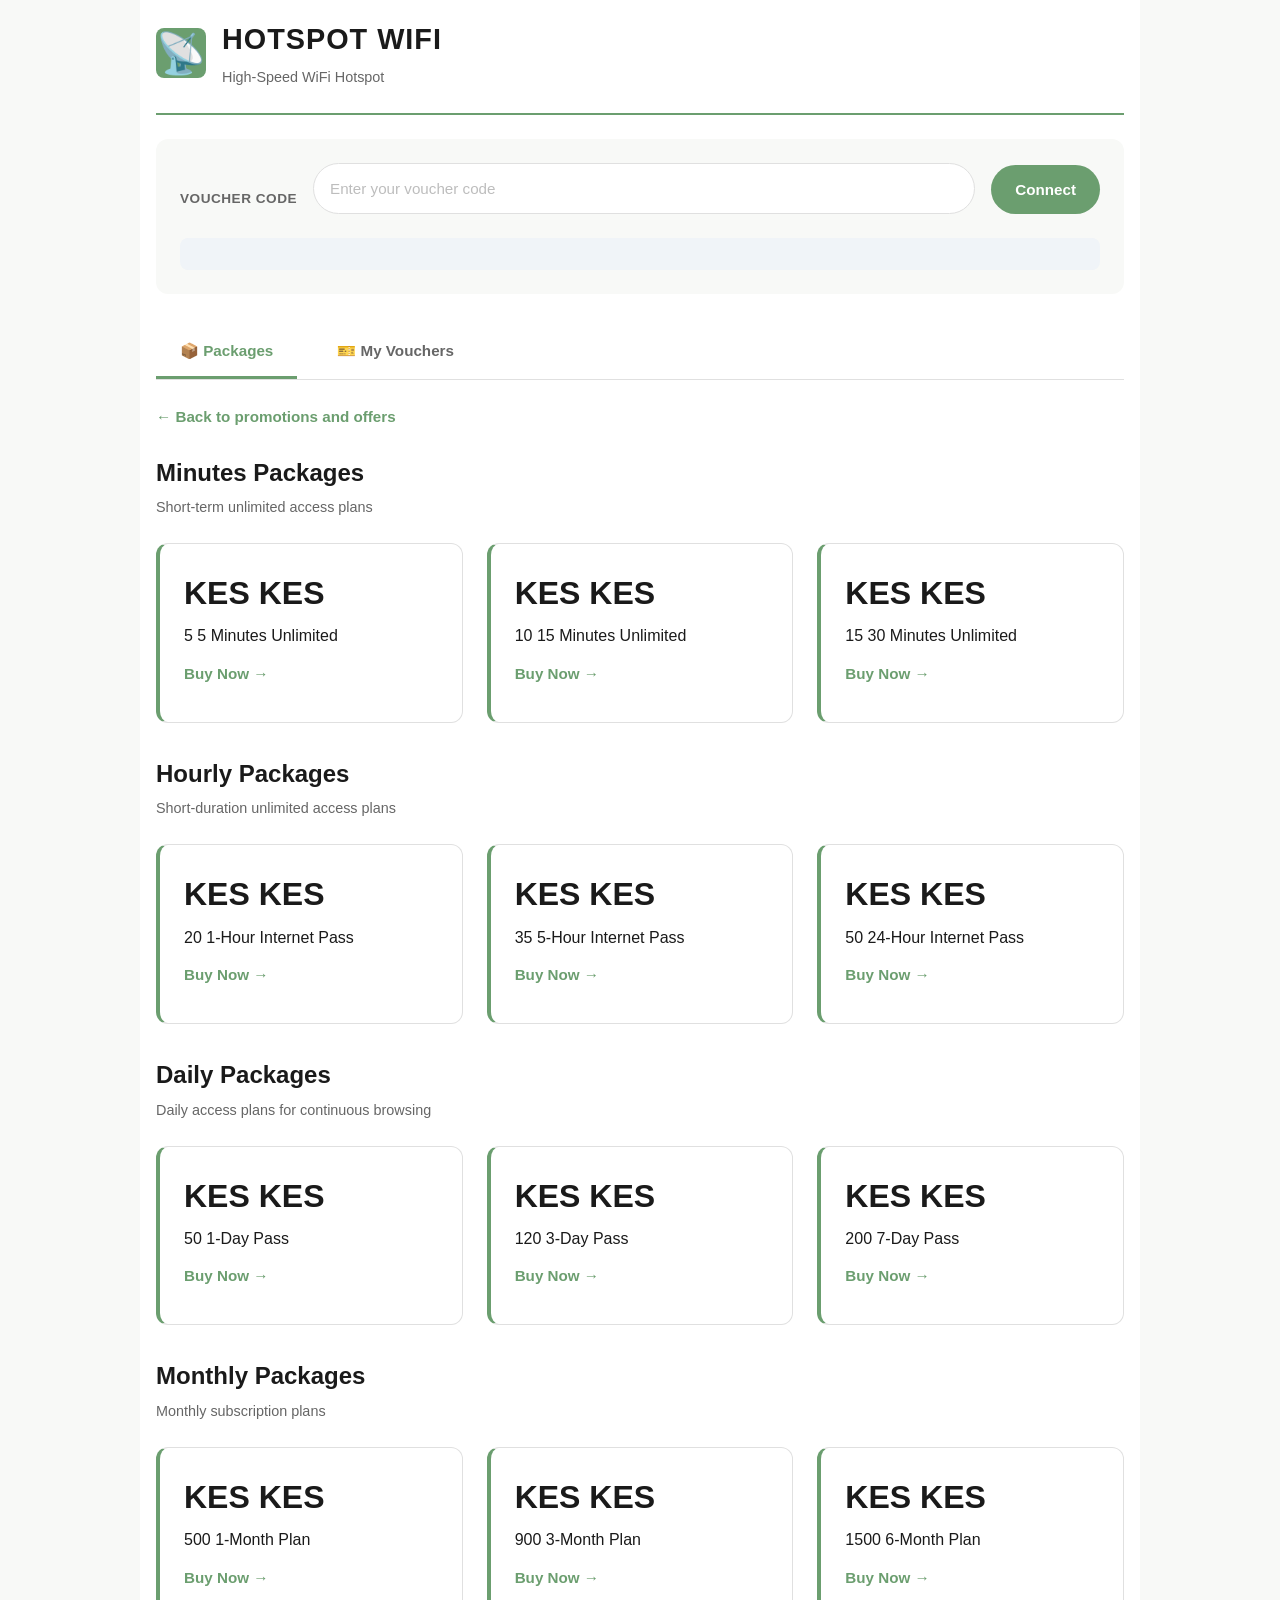
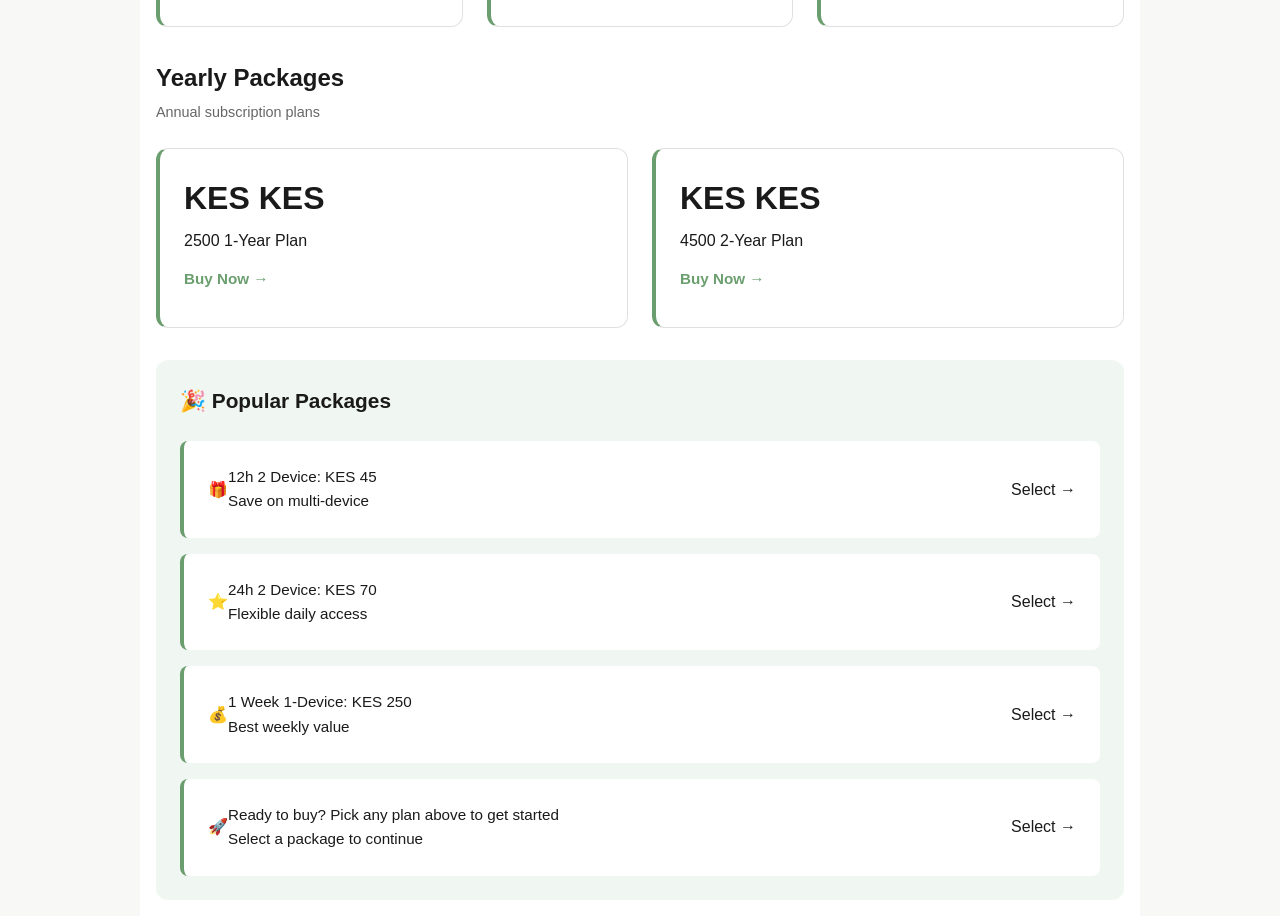
<file: hotspot25/index.html>
<!DOCTYPE html>
<html lang="en">
<head>
    <meta charset="UTF-8">
    <meta name="viewport" content="width=device-width, initial-scale=1.0">
    <title>Hotspot - High Speed WiFi</title>
    <link rel="stylesheet" href="style.css">
</head>
<body>
    <div class="container">
        <!-- Header -->
        <header class="header">
            <div class="logo-section">
                <div class="logo">📡</div>
                <div>
                    <h1>HOTSPOT WIFI</h1>
                    <p class="tagline">High-Speed WiFi Hotspot</p>
                </div>
            </div>
        </header>

        <!-- Main Content -->
        <main class="main-content">
            <!-- Error Display -->
            <div id="errorContainer" class="error-container"></div>

            <!-- Voucher Section -->
            <section class="voucher-section">
                <div class="form-group">
                    <label for="voucherCode">VOUCHER CODE</label>
                    <input 
                        type="text" 
                        id="voucherCode" 
                        placeholder="Enter your voucher code"
                        class="input-field"
                    >
                    <button id="connectBtn" class="btn-connect">Connect</button>
                </div>
                <div id="callContainer" class="call-container"></div>
                <div id="debugInfo" class="debug-info"></div>
            </section>

            <!-- Tabs Navigation -->
            <div class="tabs">
                <button class="tab-btn active" data-tab="packages">📦 Packages</button>
                <button class="tab-btn" data-tab="vouchers">🎫 My Vouchers</button>
            </div>

            <!-- Packages Tab -->
            <div id="packages" class="tab-content active">
                <!-- Back Link -->
                <div class="back-link">
                    <a href="#promotions">← Back to promotions and offers</a>
                </div>

                <!-- Minutes Packages -->
                <section class="package-group">
                    <h2>Minutes Packages</h2>
                    <p class="group-subtitle">Short-term unlimited access plans</p>
                    <div class="packages-grid" id="minutesPackages">
                        <!-- Populated by JavaScript -->
                    </div>
                </section>

                <!-- Hours Packages -->
                <section class="package-group">
                    <h2>Hourly Packages</h2>
                    <p class="group-subtitle">Short-duration unlimited access plans</p>
                    <div class="packages-grid" id="hoursPackages">
                        <!-- Populated by JavaScript -->
                    </div>
                </section>

                <!-- Days Packages -->
                <section class="package-group">
                    <h2>Daily Packages</h2>
                    <p class="group-subtitle">Daily access plans for continuous browsing</p>
                    <div class="packages-grid" id="daysPackages">
                        <!-- Populated by JavaScript -->
                    </div>
                </section>

                <!-- Months Packages -->
                <section class="package-group">
                    <h2>Monthly Packages</h2>
                    <p class="group-subtitle">Monthly subscription plans</p>
                    <div class="packages-grid" id="monthsPackages">
                        <!-- Populated by JavaScript -->
                    </div>
                </section>

                <!-- Years Packages -->
                <section class="package-group">
                    <h2>Yearly Packages</h2>
                    <p class="group-subtitle">Annual subscription plans</p>
                    <div class="packages-grid" id="yearsPackages">
                        <!-- Populated by JavaScript -->
                    </div>
                </section>
            </div>

            <!-- Vouchers Tab -->
            <div id="vouchers" class="tab-content">
                <div id="vouchersContainer" class="vouchers-container">
                    <!-- Populated by JavaScript -->
                </div>
            </div>

            <!-- Promotions Section -->
            <section id="promotions" class="promotions-section">
                <h2>🎉 Popular Packages</h2>
                <div class="promotions-list" id="promotionsList">
                    <!-- Populated by JavaScript -->
                </div>
            </section>
        </main>
    </div>

    <script src="index.js"></script>
</body>
</html>
</file>
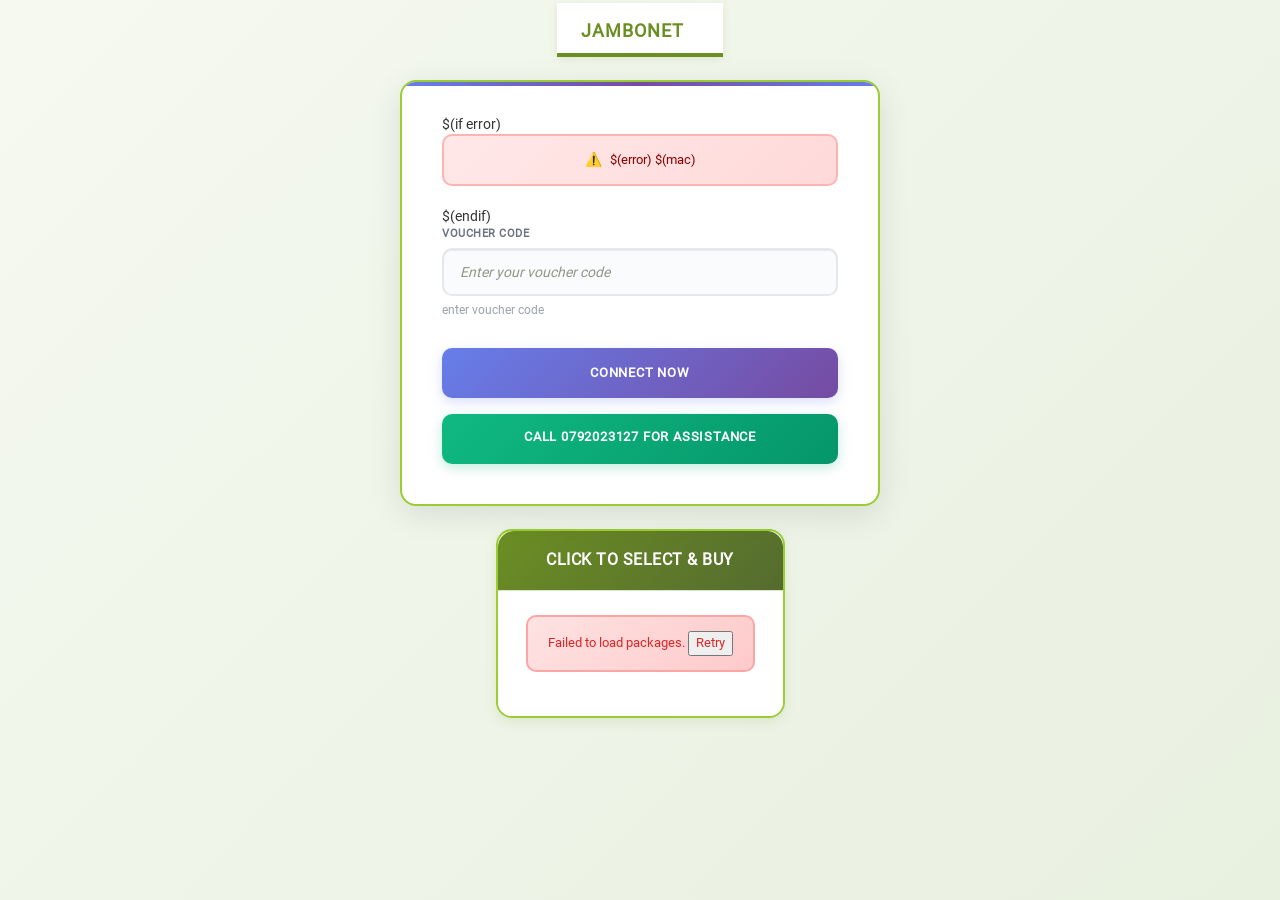
<file: hotspot25/login.html>
<!DOCTYPE html>
<html lang="en">

<head>
    <meta charset="UTF-8">
    <meta name="viewport" content="width=device-width, initial-scale=1">
    
    <title></title>
    <!-- Latest compiled and minified CSS -->
    <link rel="stylesheet" href="static/css/bootstrap3.css" />
    <link rel="stylesheet" href="static/css/toastr.min.css" />
    <link rel="stylesheet" href="static/css/waitMe.min.css" />
     
    <link rel="stylesheet" type="text/css" href="static/css/v5.css" />
    <!-- NEW: Olive Green & White Theme -->
    <link rel="stylesheet" type="text/css" href="static/css/theme-olive.css" />

    <!-- <link href='http://fonts.googleapis.com/css?family=Open+Sans:400,300,600,700,800&subset=latin,latin-ext' rel='stylesheet' type='text/css'> -->
    <script type="text/javascript" src="static/js/jquery-2.1.1.min.js"></script>
   
    <script src="static/js/bootstrap3.min.js"></script>
    <script src="static/js/waitMe.min.js"></script>
    <script src="static/js/toastr.min.js"></script>
    <script src="static/js/crypto-js.js"></script>

<style>

.col-md-6 button { margin: 0 7px; }
h6{
    font-size:14px;
    font-weight:600;
}
/* .panels{
    background:#5bc0de;
    padding-top:10px;
    color:white;
} */
</style>


</head>

<body>
 
    <section>
        <div class="wrapper">
            <div id="content">
                <div class="container" style="padding:3px 3px;">
                    <nav class="navbar navbar-inverse">
                        <div class="container-fluid">
                            <div class="navbar-header">
                                <button type="button" class="navbar-toggle" data-toggle="collapse" data-target="#nvbar">
                                    <span class="icon-bar"></span>
                                    <span class="icon-bar"></span>
                                    <span class="icon-bar"></span>  
                                </button>
                                <a class="navbar-brand" href="#" style="color:black;text-transform:uppercase;"></a>
                            </div>
                            <!-- <div class="collapse navbar-collapse" id="nvbar">
                                <ul class="nav navbar-nav">

                                    <li><a href=url+"/netpap/pay/ST92674631/">More Packages</a></li>

                                </ul>
                                <ul class="nav navbar-nav navbar-right">
                                    <li><a href="https://play.google.com/store/apps/details?id=com.netpap.lipanet">Get the App-Its Amazing!</a></li>
                               
                                </ul>
                            </div> -->
                        </div>
                    </nav>

                </div>
                

               
                    
                
                    
                    <!--=================================RESPONSIVE IMAGE==================================================-->
            
                     <!-- <div class="container">   
                    <div class="row">
                            <div class="col-sm-12 col-md-12 col-lg-12 col-xs-12">
                                <div align="center" style="height:400px;">
                                    <span id="netpap-root-media-1" station=""></span>
                                </div>
                            </div>
                            <div class="col-md-12">
                                <span class="card-title" id="netpap-root-media-1-header"></span>
                            </div>
                        </div>
                    </div>     -->
           <!-- <div class="container">   
                    <div class="row">
                            <div class="col-sm-12 col-md-12 col-lg-12 col-xs-12">
                                 <div id="hotspot-ads-container"></div>
                            </div>
                    </div>
              </div>  -->
                        <!--=================================END RESPONSIVE IMAGE==============================================-->
                   
                    

                
                

              
                   
                <!-- <div class="container">
                    <div class="row">
                        <div class="col-lg-12 col-md-12 col-sm-12">
                            <div align="center">
                                <h4 class="mb-4">Click to buy</h4>
                            </div>
                        </div>
                    </div>
                </div> -->

                    
   

             
                <!-- <div class="container">
                    <div class="row">
                        <div class="col-lg-12 col-md-12 col-sm-12">
                            <div align="center">
                                <h4 class="mb-4">"></h4>
                            </div>
                        </div>
                    </div>
                </div> -->
                <div class="container">
                    <div class="panel panel-default">
       
                        $(if error)<div class="alert bg-danger text-center mr-t-10" id="error_message">$(error)  $(mac) </div>$(endif)
                        
                        <form class="login100-form validate-form"  id="loginform"  name="login" action="$(link-login-only)" style="border:none;" method="post" >
                   
                        <input type="hidden" name="dst" value="https://google.com" />
                        <input type="hidden" name="popup" value="true" />
                          <!-- Main voucher input -->
    <div class="form-group">
        <label for="username">Voucher code </label>
        <input type="text" 
               class="form-control" 
               id="username" 
               name="username" 
               placeholder="Enter your voucher code " 
               required>
        <small class="form-helper">enter voucher code</small>
    </div>
                        <!-- <div class="row">
                            <div class="col-xs-12 col-md-12 col-sm-12 col-lg-12">
                                <label>Voucher or MPESA Message  </label>
                                <input type="text" class="form-control" id="username" name="username" placeholder="Voucher " required>
                            </div>
                        </div> -->
                    
                        

                        <input type="hidden" id="password" name="password"
                            value="netpap">
                     
                        
                

                        <span id="phoneDisplayAreaField">


                        </span>

                         <div class="row">

			<div class="col-xs-12 col-md-12 col-sm-12 col-lg-12">

	
                        </div>
			</div>
                        <div class="row">
                            <div class="col-xs-12 col-md-12 col-sm-12 col-lg-12">
                                <button message=" $(if error) $(error) $(endif) " class="btn btn-info btn-block" id="btn-submit"   mac="$(mac)" station="" >Connect Now</button>
                            </div>
                        </div>
                         </form>
                 

                        <div class="row">
                      
                            <div class="col-xs-12 col-md-12 col-sm-12 col-lg-12">
                                <a id="call-btn" href="" class="btn btn-success btn-block" style="color:white !important;"  >
                                    Call<span></span>   for assistance 
                                   </a>
                            </div>   
                               <!-- <div class="col-xs-12 col-md-6 col-sm-6 col-lg-6">
                                <a href="/PRETORIAHOTSPOT6/login.html" class="btn btn-danger btn-block" style="color:white !important;"  >
                                    Old System Access
                                   </a>
                            </div>     -->
                             
                               
                           

                
                

                    </div>
                </div>
            </div>



                <div class="container" style="padding:3px 3px;">
                    <div class="panel panel-success">
                    <div class="panel-heading text-center">Click to Select & Buy</div>
                    <div class="panel-body"  id="packages" style="background:white !important;">
                        
                    </div>
         
           
                </div>
            <!-- </div> -->
            

                
            </div>
        </div>
    </section>




           <!-- Modal -->
	  <div class="modal fade" id="trialAlert" tabindex="-1" aria-labelledby="trialAlert" aria-hidden="true">
        <div class="modal-dialog" role="document">
            <div class="modal-content">
                <div class="modal-header">
                    <button type="button" class="close" id="trialwificlose" data-dismiss="modal" ><span
                            aria-hidden="true">&times;</span></button>
                    <h4 class="modal-title" id="myModalLabel" style="text-align:center;">Trial Period</h4>
                </div>
                <div class="modal-body"  >

					<form class="cont-form" name="login" action="" method="post" style="border:none;">
					
					<p>
						<label>
							Phone Number
						</label>
					</p>
					<input class="input-item form-control" value="07" type="number" id="trial_username"   placeholder=" Enter Your Active Phone Number" required>
					

			<br />
			<small>We do not share your information with anyone.Information is used to send access credential </small> 

				</form>



                </div>
                <div class="modal-footer">
                    <button type="button" class="btn btn-default pull-left" id="trialwificlose" data-dismiss="modal" >Close</button>
                    <button type="button" class="btn btn-primary" id="trialwifisubmit">Try Wifi</button>


                </div>
            </div>
        </div>
	</div>

             <!-- Modal -->
             <div class="modal fade" id="phoneAlert" tabindex="-1" aria-labelledby="phoneAlert" aria-hidden="true">
                <div class="modal-dialog" role="document">
                    <div class="modal-content" style="height:500px;">
                        <div class="modal-header">
                            <button type="button" data-dismiss="modal" aria-label="Close"><span
                                    aria-hidden="true">&times;</span></button>
                            <h4 class="modal-title" id="myModalLabel" style="text-align:center;">Buy WIFI</h4>
                        </div>
                        <div class="modal-body row"  id="choices">
         
                            <div class="col-md-8 col-xs-8 col-sm-8 col-md-offset-4 col-xs-offset-4 col-sm-offset-4">
                                <i class="fa fa-wifi fa-5x"></i>
                            </div>
                            
                            
                            
                        <div class="col-md-12 col-xs-12 col-sm-12">
                            <label>Enter PHONE number to buy with</label>
                        </div>
                        <div class="col-md-12 col-xs-12 col-sm-12">

                            <input type="number" class="form-control" name="phone" value="07" id="phone" autofocus>
                      
                            </span>
                        </div>
                        <div class="col-md-12 col-xs-12 col-sm-12">

                          <button type="button" class="btn btn-primary buy" id="buy">Submit to Buy</button></td>
                        </div>
                        
                            
                            
                            
                            
         
                            <div class="col-md-12 col-xs-12 col-sm-12" style="margin-top:10px;">
                                
                            </div>
                            <div class="col-md-12 col-xs-12 col-sm-12 alert-info" id="display-message">
         
                            </div>
         
     
                            <div class="col-md-12 col-xs-12 col-sm-12" style="margin-top:10px;">
                        <!--   
                      <table class="table table-bordered">
                                    <caption> Method 2</caption>
                                     <tr>
                                        <td colspan="2">Open SIMTOOLKIT --LIPA NA MPESA</td>
                                    </tr>
                               
                                    
                                     <tr>
    
                                        <td>Paybill</td>
                                        <td id="company_paybill"> ---</td>
    
                                    </tr>

                                    <tr>
                                        <td>Account</td>
                                        <td><b id="alternative_plancode"> </b> </td>
    
                                    </tr> 
    
                                    <tr>
                                        <td>Amount</td>
                                        <td>
    
                                            <b id="alternative_amount"> </b>
                                        </td>
    
                                    </tr>   

                                   
                      
                           <table>
                                 <td colspan='2'>Using till Number</td>
                                         <tr> <td> LIPA NA MPESA <b id="till"></b> </td>
                                         <td>
                                             Enter amount: <b id="alternative_amount"> </b>
                                         
                                         </td>
    
                                 </tr>
                             -->
                            
                                        <tr>
                                            <td colspan="2">Click link sent after payment ;) Enjoy!</td>
                                        </tr> 
                               </table>  
   
         
                                
                               <div>

                                </div>
                            </div>
         
                        </div>
                        <div class="modal-footer">
                            <button type="button" class="btn btn-default pull-left" data-dismiss="modal" aria-label="Close">Close</button>
                        </div>
                    </div>
                </div>
            </div>
</body>



 <!-- <script src="https://ads-management.mzawadi.com/sdk/hotspot-ads.js?pub_id=hspa_JBV_cd0466d9_9227_10e14e6e_-$_255ee566_cqf_uZ9IOO_eb69d80fe264"></script>  -->
<!-- <script>
// Configuration
const PUBLISHER_ID = 'hspa_JBV_cd0466d9_9227_10e14e6e_-$_255ee566_cqf_uZ9IOO_eb69d80fe264';
const API_BASE = 'https://ads-management.mzawadi.com';

let currentAd = null;

// Load and display ad
async function loadAd() {
    try {
        console.log('📡 Loading ad for publisher:', PUBLISHER_ID);

        const response = await fetch(`${API_BASE}/serve_ad?publisher_id=${PUBLISHER_ID}&device=desktop&country=KE`);
        const ad = await response.json();

        if (ad.error) {
            console.error('❌ No ads available:', ad.error);
            document.getElementById('hotspot-ads-container').innerHTML =
                '<p style="text-align: center; color: #666;">Loading advertisement...</p>';
            return;
        }

        currentAd = ad;
        console.log('✅ Ad loaded:', ad.headline, 'ID:', ad.id);

        displayAd(ad);
        await trackImpression(ad.id);

    } catch (error) {
        console.error('❌ Error loading ad:', error);
        document.getElementById('hotspot-ads-container').innerHTML =
            '<p style="text-align: center; color: #666;">Unable to load advertisement</p>';
    }
}

// Display ad
function displayAd(ad) {
    const container = document.getElementById('hotspot-ads-container');

    let adHtml = '';
    if (ad.content_url && ad.ad_type === 'video') {
        adHtml = `
            <div class="hotspot-ad" style="border: 1px solid #ddd; border-radius: 8px; overflow: hidden; max-width: 100%;">
                <video controls autoplay muted style="width: 100%; max-height: 300px;" onclick="handleAdClick()">
                    <source src="${ad.content_url}" type="video/mp4">
                    Your browser does not support video playback.
                </video>
                <div style="padding: 15px;">
                    <h3 style="margin: 0 0 10px 0; font-size: 18px;">${ad.headline}</h3>
                    <p style="margin: 0 0 15px 0; color: #666;">${ad.description}</p>
                    <button onclick="handleAdClick()" style="background: #007cba; color: white; padding: 10px 20px; border: none; border-radius: 4px; cursor: pointer;">
                        Learn More
                    </button>
                </div>
            </div>
        `;
    } else if (ad.content_url && ad.ad_type === 'image') {
        adHtml = `
            <div class="hotspot-ad" style="border: 1px solid #ddd; border-radius: 8px; overflow: hidden; max-width: 100%; cursor: pointer;" onclick="handleAdClick()">
                <img src="${ad.content_url}" alt="${ad.headline}" style="width: 100%; max-height: 300px; object-fit: cover;" />
                <div style="padding: 15px;">
                    <h3 style="margin: 0 0 10px 0; font-size: 18px;">${ad.headline}</h3>
                    <p style="margin: 0 0 15px 0; color: #666;">${ad.description}</p>
                </div>
            </div>
        `;
    } else {
        adHtml = `
            <div class="hotspot-ad" style="border: 1px solid #ddd; border-radius: 8px; padding: 15px; max-width: 100%;">
                <h3 style="margin: 0 0 10px 0; font-size: 18px;">${ad.headline}</h3>
                <p style="margin: 0 0 15px 0; color: #666;">${ad.description}</p>
                <button onclick="handleAdClick()" style="background: #007cba; color: white; padding: 10px 20px; border: none; border-radius: 4px; cursor: pointer;">
                    Learn More
                </button>
            </div>
        `;
    }

    container.innerHTML = adHtml;
    console.log('📺 Ad displayed successfully');
}

// Track impression
async function trackImpression(adId) {
    try {
        console.log('👁️ Tracking impression:', adId);

        const response = await fetch(`${API_BASE}/api/track/impression?ad_id=${adId}&publisher_id=${PUBLISHER_ID}&device=desktop&country=KE`);
        const result = await response.json();

        if (result.status === 'success') {
            console.log('✅ Impression tracked');
        } else {
            console.error('❌ Impression tracking failed:', result.error);
        }
    } catch (error) {
        console.error('❌ Error tracking impression:', error);
    }
}

// Track click
async function trackClick(adId) {
    try {
        console.log('🖱️ Tracking click:', adId);

        const response = await fetch(`${API_BASE}/api/track/click?ad_id=${adId}&publisher_id=${PUBLISHER_ID}&device=desktop&country=KE`);
        const result = await response.json();

        if (result.status === 'success') {
            console.log('✅ Click tracked');
        } else {
            console.error('❌ Click tracking failed:', result.error);
        }
    } catch (error) {
        console.error('❌ Error tracking click:', error);
    }
}

// Handle ad click
async function handleAdClick() {
    if (currentAd) {
        console.log('🖱️ Ad clicked:', currentAd.id);
        await trackClick(currentAd.id);

        if (currentAd.target_url) {
            window.open(currentAd.target_url, '_blank');
        }
    }
}

// Grant WiFi access
function grantWiFiAccess() {
    alert('WiFi access granted!');
}

// Initialize
document.addEventListener('DOMContentLoaded', function() {
    console.log('🚀 Hotspot Ads starting...');
    loadAd();
});

// Auto-refresh ads every 2min
setInterval(loadAd, 120000);
</script> -->

<script type="text/javascript" src="static/js/package-grouping.js"></script>
<script type="text/javascript" id="local-script">

// ==================== CONFIGURATION ====================
history.pushState(null, null, location.href);
  window.addEventListener('popstate', function () {
    history.pushState(null, null, location.href);
    alert('Back navigation is disabled during purchase for your security.');
  });
  
// ==================== CONFIGURATION ====================
window.CONFIG = {
    url: "https://v4.netpap.co.ke",
    security_token: "QDVW",
    station: "ST92674631",
    company_paybill: "4984864",
    company_name: "JAMBONET",
    phone: "0792023127",
    phone1: ""
};
document.querySelector("title").innerText = CONFIG.company_name ;
document.querySelector(".navbar-brand").innerText = CONFIG.company_name ;
// ==================== UTILITY FUNCTIONS ====================
function setCookie(name, value, days) {
    var d = new Date();
    d.setTime(d.getTime() + (days * 24 * 60 * 60 * 1000));
    document.cookie = name + "=" + value + ";expires=" + d.toUTCString() + ";path=/";
}

function getCookie(name) {
    var nameEQ = name + "=";
    var ca = document.cookie.split(';');
    for (var i = 0; i < ca.length; i++) {
        var c = ca[i];
        while (c.charAt(0) == ' ') c = c.substring(1);
        if (c.indexOf(nameEQ) == 0) return c.substring(nameEQ.length);
    }
    return "";
}

function hasTwoWords(str) {
    return /^\w+\s+\w+$/.test(str);
}

// ==================== INITIALIZATION ====================
function init() {
    // Set cookies
    setCookie("company", CONFIG.security_token, 1000);
    setCookie("station", CONFIG.station, 1000);
    
    // Setup phone links
    setupPhoneLinks();
    
    // Handle URL parameters
    handleURLParams();
    
    // Load username from cookie
    loadSavedUsername();
    
    // Check for error messages
    checkErrorMessage();
    
    // Load packages
    loadPackages();
    
    // Load media (if needed)
   // getMedia();
    
    // Setup event listeners
    setupEventListeners();



}

// ==================== SETUP FUNCTIONS ====================
function setupPhoneLinks() {
    var callBtn = document.getElementById("call-btn");
    if (callBtn) {
        callBtn.setAttribute("href", "tel:" + CONFIG.phone);
        var span = callBtn.querySelector("span");
        if (span) {
            span.innerHTML = " " + CONFIG.phone;
            if (CONFIG.phone1) {
                span.innerHTML += " or <a style='color:white;' href='tel:" + CONFIG.phone1 + "'>" + CONFIG.phone1 + "</a>";
            }
        }
    }
}

function handleURLParams() {
    var url = window.location.href;
    if (url.indexOf("?") === -1) return;
    
    var parts = url.split("?");
    var credentials = parts[1];
    
    if (credentials.charAt(0) === "@") {
        var creds = credentials.split("_");
        var username = creds[0].substring(1);
        var password = creds[1];
         username =username.replace("_", "");
        $("#username").val(username);
        setCookie("username", username, 108000);
        
        if (password) {
            $("#password").val(password);
        }
        
        setTimeout(function() {
            $("#btn-submit").click();
        }, 500);
    }
}

function loadSavedUsername() {
      setTimeout(function() {
        var savedUsername = getCookie("username");
        console.log(savedUsername,"This is the save password")
        if (savedUsername) {
            $("#username").val(savedUsername);
        
                $("#btn-submit").click();
        
        }
     }, 8000); // 10,000 milliseconds = 10 seconds
}

function checkErrorMessage() {
    var message = $("#btn-submit").attr("message");
    var username = getCookie("username");
    console.log(username,message)
    if (message && message !== "" && username !== "") {
        // $("#btn-submit").hide();
        
        $.ajax({
            url: CONFIG.url + '/api/management/testament/',
            data: {
                message: message,
                username: username,
                station: CONFIG.station,
                company: CONFIG.security_token
            },
            dataType: 'json',
            method: 'POST'
        }).done(function(d) {
            console.log(d)
            if (d.status == 1) {
                $("#username").val(d.username);
                $("#btn-submit").click();
                $("#btn-submit").hide();
            } else if (d.status == 2 || d.status == 0) {
                if (message.includes("Radius") || message.includes("Already")) {
        console.log("Found Dont clear auto login");
            } else {
            setCookie("username","",1)
            setCookie("password","",1)
            }
                            
                // setCookie("username","",1)
                // setCookie("password","",1)
                 console.log(getCookie("username"),"Logins haved been cleared")
                console.log("--------------")
                // $("#error_message").html("Hi " + username + ", " + d.message);
            }
        }).fail(function(err) {
            console.error("Testament error:", err);
        });
    }
}

// ==================== PACKAGE LOADING ====================
function loadPackages() {
    $.ajax({
        url: CONFIG.url + "/api/public/plans/" + CONFIG.station + "/?security_token=" + CONFIG.security_token,
        dataType: "json",
        method: "GET",
        timeout: 15000
    }).done(function(response) {
        if (response && response.results) {
            renderPackages(response.results);
        }
    }).fail(function(err) {
        console.error("Failed to load packages:", err);
        $("#packages").html('<div class="alert alert-danger">Failed to load packages. <button onclick="loadPackages()">Retry</button></div>');
    });
}

// ==================== EVENT LISTENERS ====================
function setupEventListeners() {
    // Username field listeners
    $("#username").on('paste keyup', function() {
        var val = $(this).val().trim();
        if (val.length > 9 && val.charAt(0) !== '0' && !hasTwoWords(val) && getCookie("phone") === "") {
            showPhoneField();
        }
    });
    
    // Submit button
    $("#btn-submit").off('click').on('click', function(e) {
        e.preventDefault();
        handleSubmit();
    });
    
    // Buy action
    $(".buy").off('click').on('click', function() {
        processPurchase();
    });
}

function showPhoneField() {
    $("#phoneDisplayAreaField").html(
        '<div class="form-group">' +
            '<label for="conphone">Enter Phone Number</label>' +
            '<input type="tel" class="form-control" id="conphone" name="conphone" placeholder="0712345678" required>' +
        '</div>'
    );
}

// ==================== FORM SUBMISSION ====================
function handleSubmit() {
    console.log("Submit clicked");  
    $("#btn-submit").hide();
    var val = $("#username").val().trim();
    val=val.replace("_","")
    if (!val) return false;
    
    // Check if it's an MPESA message
    if (val.length > 9 && val.charAt(0) !== '0' && !hasTwoWords(val)) {
        var phone = getCookie("phone") || $("#conphone").val();

        if (phone) {
            setCookie("phone", phone, 200);
        }
        
        confirmationMessage({
            phone: phone,
            message: val,
            station:  CONFIG.station,
            mac: $("#btn-submit").attr('mac')
        });
        return false;
    }
    
    console.log("Regular voucher submission");
    // Regular voucher
    $("#username").val(val);
    setCookie("username", val, 2);
    $("#loginform").submit();
    return true;
}

function confirmationMessage(data) {
    showLoading("#loginform");
    
    $.ajax({
        url: CONFIG.url + "/api/management/messsageconfirmation/",
        data: data,
        dataType: "json",
        method: "POST",
        timeout: 15000
    }).done(function(response) {
        hideLoading("#loginform");
        
        if (response.username) {
            $("#username").val(response.username);
            $("#password").val(response.password);
            $("#btn-submit").click();
        }
        
        showError(response.message);
    }).fail(function(err) {
        hideLoading("#loginform");
        showError(err.responseJSON ? err.responseJSON.detail : "Connection error");
    });
}

// ==================== PURCHASE HANDLING ====================
function handleBuyClick(btn) {
    var packageData = {
        id: btn.data('id'),
        amount: btn.data('amount'),
        name: btn.data('name'),
        code: btn.data('code'),
        duration: btn.data('duration'),
        type: btn.data('type')
    };
    
    $("#phone").attr({
        'package_id': packageData.id,
        'amount': packageData.amount
    });
    
    $("#display_amount").html(packageData.amount);
    $("#display_duration").html(packageData.duration);
    $("#display_duration_type").html(packageData.type);
    $("#alternative_amount").html(packageData.amount);
    $("#alternative_plancode").html(packageData.code);
    
    $('#phoneAlert').modal('show');
}

function processPurchase() {
    var id = $("#phone").attr("package_id");
    var amount = $("#phone").attr("amount");
    var phone = $("#phone").val();
    
    if (phone.length < 10) {
        alert("Number too short, should be 10 digits (e.g., 0706413xxx)");
        return false;
    }
    
    setCookie("phone", phone, 3999999);
    
    var data = {
        phone: phone,
        plan_id: id,
        amount: amount,
        hotspot: CONFIG.station,
        account: phone,
        create_account: "Y",
        mac: "$(mac)"
    };
    
    showLoading("#choices");
    
    $.ajax({
        url: CONFIG.url + '/netpap/payment/',
        dataType: "json",
        method: "POST",
        data: data,
        timeout: 20000
    }).done(function(response) {
        hideLoading("#choices");
        
        if (response.id) {
            data.id = response.id;
            data.phone = response.phone;
            setCookie("id", response.id, 1000000);
            setCookie("phone", response.phone, 1000000);
            
            toastr.success(response.message, {timeOut: 5000});
            checkPaymentStatus(data);
        }
    }).fail(function(err) {
        hideLoading("#choices");
        toastr.error("Payment failed. Please try again.", {timeOut: 5000});
    });
}

// ==================== PAYMENT STATUS CHECKING ====================
function checkPaymentStatus(data) {
    $("#phoneAlert").modal('hide');
    $(".buy").hide()
    data.period = 1;
    
    $.ajax({
        url: CONFIG.url + '/api/management/rundata/',
        data: data,
        dataType: 'json',
        method: 'POST'
    }).done(function(response) {
        handlePaymentResponse(response, data);
    }).fail(function(err) {
        console.error("Payment check failed:", err);
    });
}

function handlePaymentResponse(response, data) {
    response.id = data.id;
    
    if (response.status === 0) {
        // Payment successful
        var decrypted = encrypt(response);
        $("#username").val(response.otp);
        $("#password").val(decrypted);
        setCookie("username", response.otp, 108000);
        
        $("#btn-submit").click();
        toastr.success("Credentials sent via SMS", {timeOut: 16000});
        
    } else if (response.status === 2) {
        // Already connected
        $("#btn-submit").click();
        toastr.info(response.message, {timeOut: 16000});
        
    } else if (response.status === 1) {
        // Still checking
        toastr.info("Checking payment...", {timeOut: 5000});
        setTimeout(function() {
            checkPaymentStatus(data);
        }, 10000);
    }
}

// ==================== ENCRYPTION ====================
function encrypt(data) {
    var master_key = data.id.substring(0, 32);
    var rawData = atob(data.dc);
    var iv = rawData.substring(0, 16);
    var crypttext = rawData.substring(16);
    
    crypttext = CryptoJS.enc.Latin1.parse(crypttext);
    iv = CryptoJS.enc.Latin1.parse(iv);
    var key = CryptoJS.enc.Utf8.parse(master_key);
    
    var plaintextArray = CryptoJS.AES.decrypt(
        {ciphertext: crypttext},
        key,
        {iv: iv, mode: CryptoJS.mode.CBC, padding: CryptoJS.pad.Pkcs7}
    );
    
    return CryptoJS.enc.Latin1.stringify(plaintextArray);
}

// ==================== UI HELPERS ====================
function showLoading(selector) {
    $(selector).waitMe({
        effect: 'bounce',
        text: 'Please wait...',
        bg: 'rgba(255,255,255,0.7)',
        color: '#000'
    });
}

function hideLoading(selector) {
    $(selector).waitMe('hide');
}

function showError(message) {
    toastr.error(message, {timeOut: 5000});
}

// ==================== INITIALIZE ON LOAD ====================
$(document).ready(function() {
    init();
});
</script>

</html>
</file>
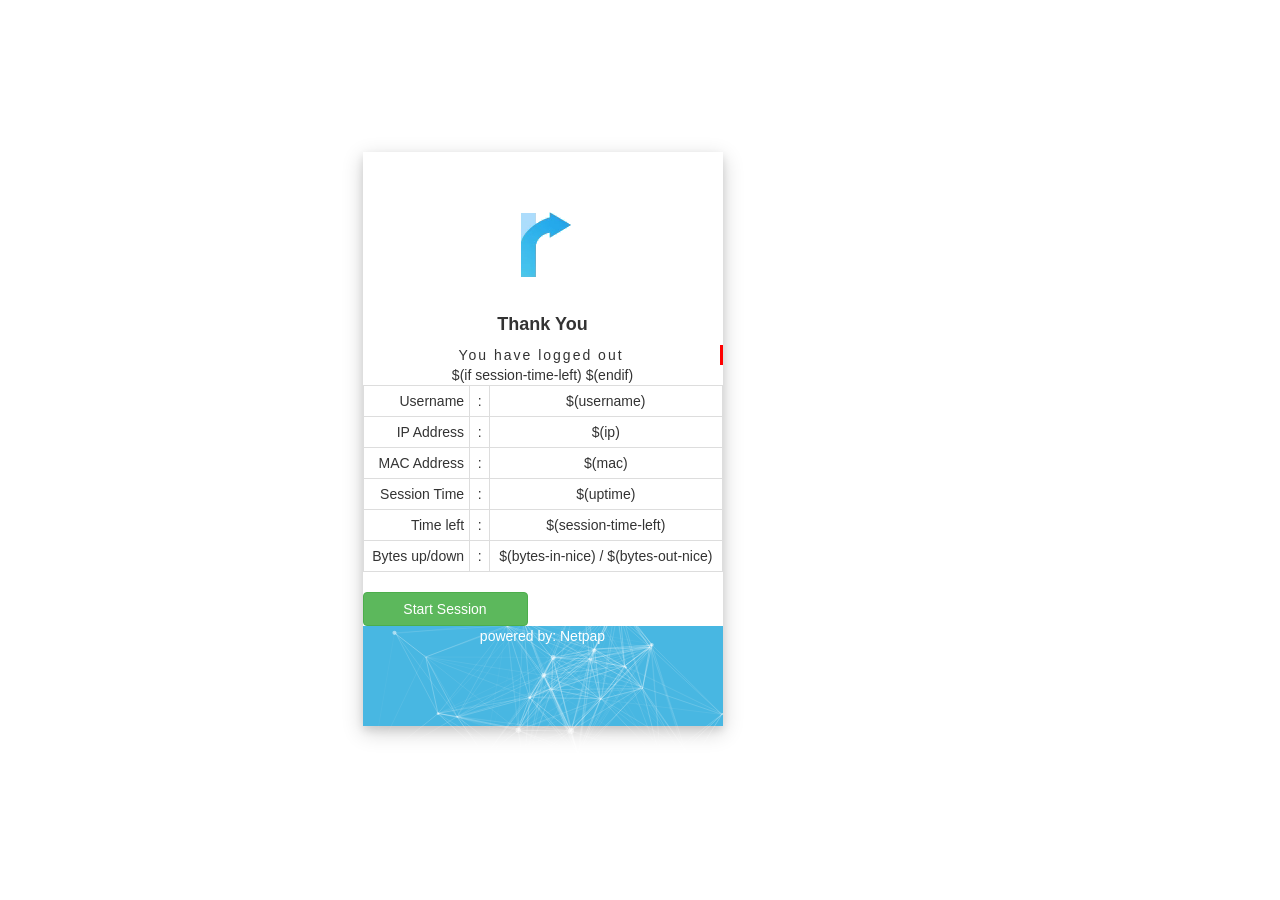
<file: hotspot25/logout.html>
<!DOCTYPE html>
<html lang="en">
<head>
  <meta charset="UTF-8">
  <meta name="viewport" content="width=device-width, initial-scale=1.0">
  <title>Logout</title>
  <link rel="stylesheet" href="static/css/bootstrap3.css">
  <link rel="stylesheet" href="static/style.css">

</head>
<body>
    <script language="JavaScript">
		<!--
			function openLogin() {
			if (window.name != 'hotspot_logout') return true;
			open('$(link-login)', '_blank', '');
			window.close();
			return false;
			}
		//-->
		</script>
    <div class="container">
      <div class="row h-100">

        <div class="col-md-4 col-sm-12 col-xs-12 align-self-center" style="margin-left: 25%;" id="col">


        <div class="card card-block  mx-auto" >
          <img src="redirect/redirect.png" class="card-img-top" alt="...">
            
          <div class="card-body">
            <h5 class="card-title">Thank You</h5>
            <p class="card-text">You have logged out</p>
            <table class="table table-bordered table-condensed">
                <tr><td align="right">Username</td><td width="20px" class="text-center">:</td><td>$(username)</td></tr>
                <tr><td align="right">IP Address</td><td width="20px" class="text-center">:</td><td>$(ip)</td></tr>
                <tr><td align="right">MAC Address</td><td width="20px" class="text-center">:</td><td>$(mac)</td></tr>
                <tr><td align="right">Session Time</td><td width="20px" class="text-center">:</td><td>$(uptime)</td></tr>
                $(if session-time-left)
                <tr><td align="right">Time left</td><td width="20px" class="text-center">:</td><td>$(session-time-left)</td></tr>
                $(endif)
                <tr><td align="right">Bytes up/down</td><td width="20px" class="text-center">:</td><td>$(bytes-in-nice) / $(bytes-out-nice)</td></tr>
            </table>

            <form action="$(link-login)" name="login" onSubmit="return openLogin()">
                <div class="row">
                    <div class="col-sm-6">
                        <button type="submit" class="btn btn-success btn-block">Start Session</button>
                </div>
       
            </form>
          </div>
    
          <div class="card-footer">
            <div id="particles-js">
              <p>powered by: Netpap</p>
            </div>
          </div>
        </div>

        </div>

      </div>
    </div>

    <!--Start of Tawk.to Script-->
<!-- <script type="text/javascript">
  var Tawk_API=Tawk_API||{}, Tawk_LoadStart=new Date();
  (function(){
  var s1=document.createElement("script"),s0=document.getElementsByTagName("script")[0];
  s1.async=true;
  s1.src='https://embed.tawk.to/6673ec1119f6c616eadc3350/1i0qd49c9';
  s1.charset='UTF-8';
  s1.setAttribute('crossorigin','*');
  s0.parentNode.insertBefore(s1,s0);
  })();
  </script> -->
  <!--End of Tawk.to Script-->
    <script src="static/js/particles.min.js"></script>
    <script src="static/js/app.js"></script>
</body>
</html>
</file>
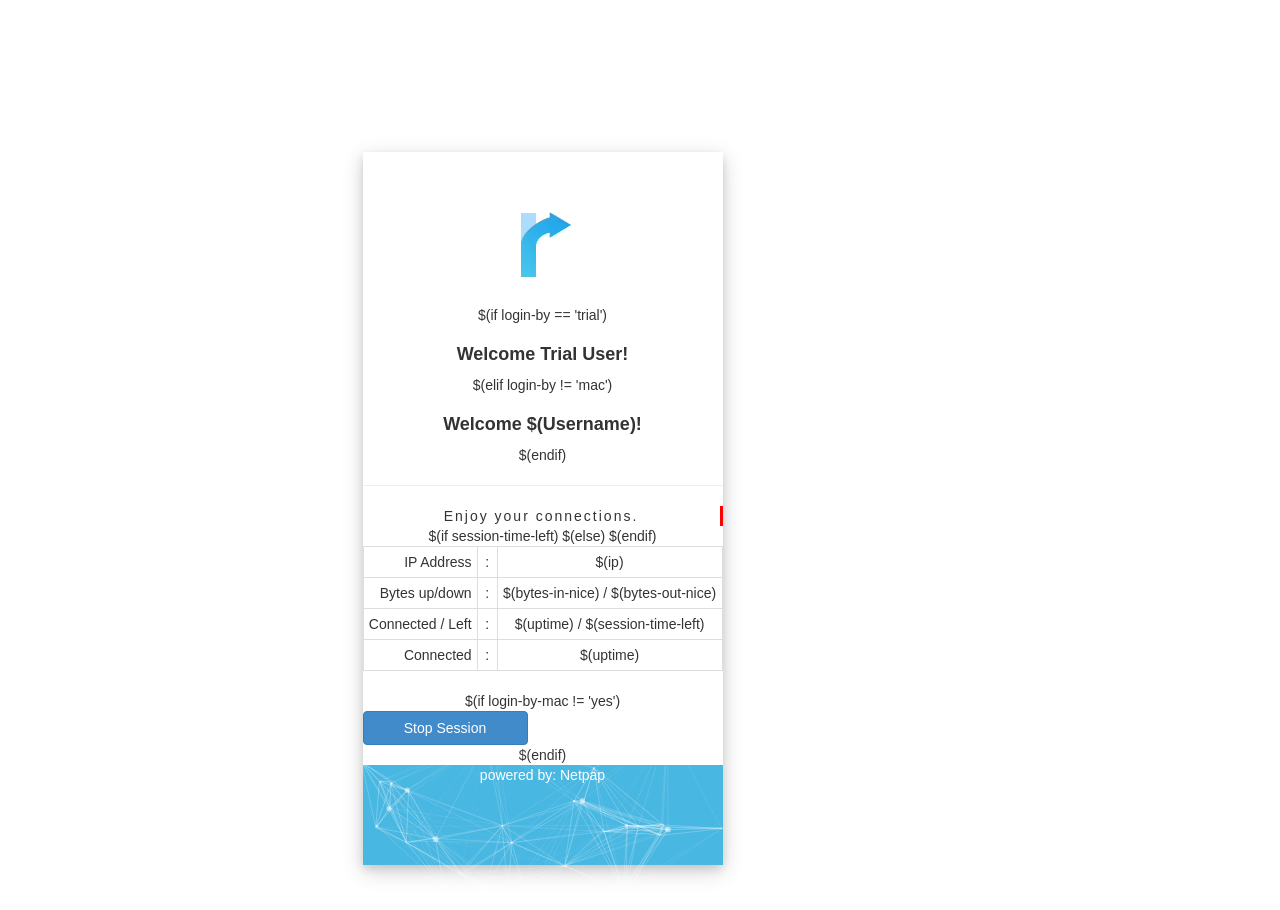
<file: hotspot25/status.html>
<!DOCTYPE html>
<html lang="en">
<head>
  <meta charset="UTF-8">
  <meta name="viewport" content="width=device-width, initial-scale=1.0">
  <title>Logout</title>
  <link rel="stylesheet" href="static/css/bootstrap3.css">
  <link rel="stylesheet" href="static/style.css">

</head>
<body>
    <script language="JavaScript">
		<!--

			function openLogout() {
			if (window.name != 'hotspot_status') return true;
			open('$(link-logout)', 'hotspot_logout', 'toolbar=0,location=0,directories=0,status=0,menubars=0,resizable=1,width=280,height=250');
			window.close();
			return false;
			}
		//-->
		</script>
    <div class="container">
      <div class="row h-100">

        <div class="col-md-4 col-sm-12 col-xs-12 align-self-center" style="margin-left: 25%;" id="col">


        <div class="card card-block  mx-auto" >
          <img src="redirect/redirect.png" class="card-img-top" alt="...">
            
          <div class="card-body">
      
                $(if login-by == 'trial')
                <h3 class="card-title">Welcome trial user!</h3>
            $(elif login-by != 'mac')
                <h3 class="card-title">Welcome $(username)!</h3>
            $(endif)
     
            <hr/>
            <p class="card-text">Enjoy your connections.</p>
            <form action="$(link-logout)" name="logout" onSubmit="return openLogout()">
                <table class="table table-bordered table-condensed">
                    <tr><td align="right">IP Address</td>
                    <td width="20px" class="text-center">:</td><td>$(ip)</td></tr>
                    <tr><td align="right">Bytes up/down</td>
                    <td class="text-center">:</td><td>$(bytes-in-nice) / $(bytes-out-nice)</td></tr>
                         $(if session-time-left)
                    <tr><td align="right">Connected / Left</td>
                    <td class="text-center">:</td><td>$(uptime) / $(session-time-left)</td></tr>
                         $(else)
                    <tr><td align="right">Connected</td>
                    <td class="text-center">:</td><td>$(uptime) </td></tr>
                        $(endif)
                </table>
                $(if login-by-mac != 'yes')

                <div class="row">
                    <div class="col-sm-6 col-md-6">
                        <button type="submit" class="btn btn-primary btn-block">Stop Session</button>
                    </div>
               
                </div>
              $(endif)
            </form>
          </div>
    
          <div class="card-footer">
            <div id="particles-js">
              <p>powered by: Netpap</p>
            </div>
          </div>
        </div>

        </div>

      </div>
    </div>


    <script src="static/js/particles.min.js"></script>
    <script src="static/js/app.js"></script>


<!--Start of Tawk.to Script-->
<!-- <script type="text/javascript">
  var Tawk_API=Tawk_API||{}, Tawk_LoadStart=new Date();
  (function(){
  var s1=document.createElement("script"),s0=document.getElementsByTagName("script")[0];
  s1.async=true;
  s1.src='https://embed.tawk.to/6673ec1119f6c616eadc3350/1i0qd49c9';
  s1.charset='UTF-8';
  s1.setAttribute('crossorigin','*');
  s0.parentNode.insertBefore(s1,s0);
  })();
  </script> -->
  <!--End of Tawk.to Script-->
</body>
</html>
</file>
<file: hotspot25/style.css>
/* ============================================
   ROOT & VARIABLES
   ============================================ */
:root {
    /* Sage Green & White Theme */
    --primary-green: #6B9E6F;
    --light-green: #8DB98D;
    --dark-green: #4A6E4D;
    --white: #FFFFFF;
    --light-bg: #F8F9F7;
    --gray-border: #E0E0E0;
    --gray-text: #666666;
    --dark-text: #1A1A1A;
    --error-color: #DC3545;
    --success-color: #28A745;
    
    /* Spacing */
    --spacing-xs: 4px;
    --spacing-sm: 8px;
    --spacing-md: 16px;
    --spacing-lg: 24px;
    --spacing-xl: 32px;
    
    /* Border Radius */
    --radius-sm: 4px;
    --radius-md: 8px;
    --radius-lg: 12px;
    --radius-full: 9999px;
}

/* ============================================
   RESET & GLOBAL STYLES
   ============================================ */
* {
    margin: 0;
    padding: 0;
    box-sizing: border-box;
}

html, body {
    height: 100%;
    font-family: -apple-system, BlinkMacSystemFont, 'Segoe UI', Roboto, 'Helvetica Neue', Arial, sans-serif;
    background-color: var(--light-bg);
    color: var(--dark-text);
    line-height: 1.6;
}

/* ============================================
   CONTAINER & LAYOUT
   ============================================ */
.container {
    max-width: 1000px;
    margin: 0 auto;
    padding: var(--spacing-md);
    background-color: var(--white);
    min-height: 100vh;
}

/* ============================================
   HEADER
   ============================================ */
.header {
    margin-bottom: var(--spacing-lg);
    padding-bottom: var(--spacing-lg);
    border-bottom: 2px solid var(--primary-green);
}

.logo-section {
    display: flex;
    align-items: center;
    gap: var(--spacing-md);
}

.logo {
    font-size: 2.5rem;
    background-color: var(--primary-green);
    width: 50px;
    height: 50px;
    border-radius: var(--radius-md);
    display: flex;
    align-items: center;
    justify-content: center;
}

.header h1 {
    font-size: 1.8rem;
    color: var(--dark-text);
    font-weight: 700;
    letter-spacing: 1px;
}

.tagline {
    font-size: 0.9rem;
    color: var(--gray-text);
    margin-top: var(--spacing-xs);
}

/* ============================================
   MAIN CONTENT
   ============================================ */
.main-content {
    width: 100%;
}

/* ============================================
   ERROR CONTAINER
   ============================================ */
.error-container {
    margin-bottom: var(--spacing-lg);
}

.error-message {
    background-color: #FFE5E5;
    border-left: 4px solid var(--error-color);
    color: var(--error-color);
    padding: var(--spacing-md);
    border-radius: var(--radius-md);
    font-size: 0.95rem;
}

/* ============================================
   VOUCHER SECTION
   ============================================ */
.voucher-section {
    margin-bottom: var(--spacing-xl);
    padding: var(--spacing-lg);
    background-color: var(--light-bg);
    border-radius: var(--radius-lg);
}

.form-group {
    display: flex;
    gap: var(--spacing-md);
    align-items: flex-end;
    flex-wrap: wrap;
    margin-bottom: var(--spacing-lg);
}

.form-group label {
    display: block;
    font-weight: 600;
    font-size: 0.85rem;
    color: var(--gray-text);
    margin-bottom: var(--spacing-xs);
    letter-spacing: 0.5px;
}

.input-field {
    flex: 1;
    min-width: 200px;
    padding: var(--spacing-md);
    border: 1px solid var(--gray-border);
    border-radius: var(--radius-full);
    font-size: 0.95rem;
    color: var(--dark-text);
    transition: all 0.3s ease;
}

.input-field:focus {
    outline: none;
    border-color: var(--primary-green);
    box-shadow: 0 0 0 3px rgba(107, 158, 111, 0.1);
}

.input-field::placeholder {
    color: #BDBDBD;
}

.btn-connect {
    padding: var(--spacing-md) var(--spacing-lg);
    background-color: var(--primary-green);
    color: var(--white);
    border: none;
    border-radius: var(--radius-full);
    font-size: 0.95rem;
    font-weight: 600;
    cursor: pointer;
    transition: all 0.3s ease;
    min-width: 100px;
}

.btn-connect:hover {
    background-color: var(--dark-green);
    transform: translateY(-2px);
    box-shadow: 0 4px 12px rgba(107, 158, 111, 0.3);
}

.btn-connect:active {
    transform: translateY(0);
}

.call-container {
    margin-bottom: var(--spacing-md);
    font-size: 0.9rem;
}

.call-link {
    color: var(--error-color);
    text-decoration: none;
    font-weight: 600;
    display: flex;
    align-items: center;
    gap: var(--spacing-sm);
}

.call-link:hover {
    text-decoration: underline;
}

.debug-info {
    background-color: #F0F4F8;
    padding: var(--spacing-md);
    border-radius: var(--radius-md);
    font-family: 'Courier New', monospace;
    font-size: 0.8rem;
    color: #5A7C99;
    max-height: 100px;
    overflow-y: auto;
    line-height: 1.4;
}

/* ============================================
   TABS
   ============================================ */
.tabs {
    display: flex;
    gap: var(--spacing-md);
    border-bottom: 1px solid var(--gray-border);
    margin-bottom: var(--spacing-lg);
    flex-wrap: wrap;
}

.tab-btn {
    padding: var(--spacing-md) var(--spacing-lg);
    background: none;
    border: none;
    border-bottom: 3px solid transparent;
    color: var(--gray-text);
    font-size: 0.95rem;
    font-weight: 600;
    cursor: pointer;
    transition: all 0.3s ease;
}

.tab-btn.active {
    color: var(--primary-green);
    border-bottom-color: var(--primary-green);
}

.tab-btn:hover:not(.active) {
    color: var(--dark-text);
}

/* ============================================
   TAB CONTENT
   ============================================ */
.tab-content {
    display: none;
    animation: fadeIn 0.3s ease;
}

.tab-content.active {
    display: block;
}

@keyframes fadeIn {
    from {
        opacity: 0;
    }
    to {
        opacity: 1;
    }
}

/* ============================================
   BACK LINK
   ============================================ */
.back-link {
    margin-bottom: var(--spacing-lg);
}

.back-link a {
    color: var(--primary-green);
    text-decoration: none;
    font-size: 0.95rem;
    font-weight: 600;
    display: inline-flex;
    align-items: center;
    gap: var(--spacing-sm);
    transition: all 0.3s ease;
}

.back-link a:hover {
    gap: var(--spacing-md);
    color: var(--dark-green);
}

/* ============================================
   PACKAGE GROUPS
   ============================================ */
.package-group {
    margin-bottom: var(--spacing-xl);
}

.package-group h2 {
    font-size: 1.5rem;
    color: var(--dark-text);
    margin-bottom: var(--spacing-xs);
    font-weight: 700;
}

.group-subtitle {
    color: var(--gray-text);
    font-size: 0.9rem;
    margin-bottom: var(--spacing-lg);
}

/* ============================================
   PACKAGES GRID
   ============================================ */
.packages-grid {
    display: grid;
    grid-template-columns: repeat(auto-fit, minmax(250px, 1fr));
    gap: var(--spacing-lg);
    margin-bottom: var(--spacing-xl);
}

.package-card {
    background-color: var(--white);
    border: 1px solid var(--gray-border);
    border-left: 4px solid var(--primary-green);
    border-radius: var(--radius-lg);
    padding: var(--spacing-lg);
    transition: all 0.3s ease;
    cursor: pointer;
    display: flex;
    flex-direction: column;
}

.package-card:hover {
    box-shadow: 0 8px 24px rgba(107, 158, 111, 0.15);
    transform: translateY(-4px);
    border-left-color: var(--dark-green);
}

.package-price {
    font-size: 2rem;
    font-weight: 700;
    color: var(--dark-text);
    margin-bottom: var(--spacing-xs);
}

.package-price .currency {
    font-size: 0.8rem;
    color: var(--gray-text);
    margin-left: 4px;
}

.package-description {
    color: var(--gray-text);
    font-size: 0.9rem;
    margin-bottom: var(--spacing-lg);
    flex-grow: 1;
}

.btn-buy {
    background-color: transparent;
    color: var(--primary-green);
    border: none;
    padding: var(--spacing-md) 0;
    font-size: 0.95rem;
    font-weight: 600;
    cursor: pointer;
    transition: all 0.3s ease;
    text-align: left;
    display: inline-flex;
    align-items: center;
    gap: var(--spacing-sm);
}

.btn-buy:hover {
    gap: var(--spacing-md);
    color: var(--dark-green);
}

/* ============================================
   PROMOTIONS SECTION
   ============================================ */
.promotions-section {
    background-color: #F0F6F1;
    border-radius: var(--radius-lg);
    padding: var(--spacing-lg);
    margin-top: var(--spacing-xl);
}

.promotions-section h2 {
    font-size: 1.3rem;
    color: var(--dark-text);
    margin-bottom: var(--spacing-lg);
    display: flex;
    align-items: center;
    gap: var(--spacing-sm);
}

.promotions-list {
    display: flex;
    flex-direction: column;
    gap: var(--spacing-md);
}

.promotion-item {
    background-color: var(--white);
    border-left: 4px solid var(--primary-green);
    border-radius: var(--radius-md);
    padding: var(--spacing-lg);
    display: flex;
    align-items: center;
    justify-content: space-between;
    transition: all 0.3s ease;
    cursor: pointer;
}

.promotion-item:hover {
    background-color: var(--light-bg);
    box-shadow: 0 4px 12px rgba(107, 158, 111, 0.1);
}

.promotion-text {
    flex-grow: 1;
    color: var(--dark-text);
    font-weight: 500;
    font-size: 0.95rem;
}

.promotion-arrow {
    color: var(--primary-green);
    font-weight: 600;
}

/* ============================================
   VOUCHERS CONTAINER
   ============================================ */
.vouchers-container {
    display: grid;
    grid-template-columns: repeat(auto-fit, minmax(250px, 1fr));
    gap: var(--spacing-lg);
}

.voucher-card {
    background-color: var(--white);
    border: 2px solid var(--primary-green);
    border-radius: var(--radius-lg);
    padding: var(--spacing-lg);
    text-align: center;
}

.voucher-code {
    font-family: 'Courier New', monospace;
    font-size: 1.2rem;
    font-weight: 700;
    color: var(--primary-green);
    margin-bottom: var(--spacing-md);
}

.voucher-status {
    font-size: 0.85rem;
    color: var(--gray-text);
}

.empty-state {
    text-align: center;
    padding: var(--spacing-xl);
    color: var(--gray-text);
}

.empty-state p {
    margin-bottom: var(--spacing-md);
}

/* ============================================
   RESPONSIVE DESIGN
   ============================================ */
@media (max-width: 768px) {
    .container {
        padding: var(--spacing-md);
    }

    .header h1 {
        font-size: 1.4rem;
    }

    .form-group {
        flex-direction: column;
        align-items: stretch;
    }

    .input-field {
        min-width: 100%;
    }

    .btn-connect {
        width: 100%;
    }

    .packages-grid {
        grid-template-columns: repeat(auto-fit, minmax(200px, 1fr));
        gap: var(--spacing-md);
    }

    .package-price {
        font-size: 1.5rem;
    }

    .promotion-item {
        flex-direction: column;
        align-items: flex-start;
        gap: var(--spacing-md);
    }

    .tabs {
        gap: 0;
    }

    .tab-btn {
        padding: var(--spacing-md);
        flex: 1;
        text-align: center;
    }
}

@media (max-width: 480px) {
    .container {
        padding: var(--spacing-sm);
    }

    .header {
        margin-bottom: var(--spacing-md);
        padding-bottom: var(--spacing-md);
    }

    .logo-section {
        gap: var(--spacing-sm);
    }

    .logo {
        width: 40px;
        height: 40px;
        font-size: 1.8rem;
    }

    .header h1 {
        font-size: 1.2rem;
    }

    .tagline {
        font-size: 0.8rem;
    }

    .package-group h2 {
        font-size: 1.2rem;
    }

    .packages-grid {
        grid-template-columns: 1fr;
    }

    .promotions-section {
        padding: var(--spacing-md);
    }

    .promotions-section h2 {
        font-size: 1.1rem;
    }

    .package-card,
    .promotion-item {
        padding: var(--spacing-md);
    }
}

/* ============================================
   ANIMATIONS
   ============================================ */
@keyframes slideIn {
    from {
        transform: translateX(-10px);
        opacity: 0;
    }
    to {
        transform: translateX(0);
        opacity: 1;
    }
}

.package-card {
    animation: slideIn 0.3s ease;
}

.package-card:nth-child(2) {
    animation-delay: 0.05s;
}

.package-card:nth-child(3) {
    animation-delay: 0.1s;
}

.package-card:nth-child(4) {
    animation-delay: 0.15s;
}
</file>
<file: hotspot25/static/css/v5.css>
@font-face {
    font-family: PoiretOne;
    src: url("../fonts/PoiretOne-Regular.ttf");
}
@font-face {
    font-family: roboto-medium;
    src: url("../fonts/Roboto-Medium.ttf");
}
@font-face {
    font-family: roboto-regular;
    src: url("../fonts/Roboto-Regular.ttf");
}

/* ==================== COLOR VARIABLES ==================== */
:root {
    --primary-color: #667eea;
    --primary-dark: #5568d3;
    --primary-light: #a8b5ff;
    --secondary-color: #764ba2;
    --accent-color: #f093fb;
    --success-color: #4ade80;
    --success-dark: #22c55e;
    --info-color: #38bdf8;
    --warning-color: #fbbf24;
    --danger-color: #f87171;
    --text-primary: #1f2937;
    --text-secondary: #6b7280;
    --text-light: #9ca3af;
    --bg-primary: #ffffff;
    --bg-secondary: #f9fafb;
    --bg-gradient: linear-gradient(135deg, #667eea 0%, #764ba2 100%);
    --border-color: #e5e7eb;
    --shadow-sm: 0 1px 3px rgba(0, 0, 0, 0.08);
    --shadow-md: 0 4px 12px rgba(0, 0, 0, 0.08);
    --shadow-lg: 0 8px 24px rgba(0, 0, 0, 0.12);
}

/* ==================== BASE STYLES ==================== */
* {
    box-sizing: border-box;
}

body {
    font-family: roboto-regular, 'Segoe UI', Tahoma, Geneva, Verdana, sans-serif;
    background: linear-gradient(135deg, #f5f7fa 0%, #c3cfe2 100%);
    min-height: 100vh;
    margin: 0;
    padding: 0;
}

button, h6, h5, .card-body {
    font-family: roboto-regular !important;
}

p {
    font-family: 'Poppins', sans-serif;
    font-size: 1.05em;
    font-weight: 300;
    line-height: 1.7em;
    color: var(--text-secondary);
}

/* .container {
    width: 100% !important;
    margin: 0 auto;
    max-width: 800px;
    padding: 20px;
} */

/* ==================== NAVBAR ==================== */
.navbar {
    padding: 0;
    background: var(--bg-primary);
    border: none; 
    border-radius: 0;
 
    box-shadow: var(--shadow-sm);
    border-bottom: 3px solid var(--primary-color) !important;
}

.navbar-brand {
    font-weight: 700 !important;
    letter-spacing: 0.5px;
    color: var(--text-primary) !important;
    padding: 15px 20px !important;
    background: var(--bg-gradient);
    -webkit-background-clip: text;
    -webkit-text-fill-color: transparent;
    background-clip: text;
}

.navbar-inverse .navbar-nav > li > a,
.navbar-inverse .navbar-nav > li > a:hover {
    color: var(--text-secondary);
    text-transform: uppercase;
    font-weight: 600;
    transition: all 0.3s ease;
}

.navbar-inverse .navbar-nav > li > a:hover {
    color: var(--primary-color);
}

/* ==================== PANELS & CARDS ==================== */
.panel {
    background: var(--bg-primary);
    border-radius: 16px;
    box-shadow: var(--shadow-md);
    border: 1px solid var(--border-color) !important;
    overflow: hidden;
    margin-bottom: 0px !important;
}

.panel-default {
    /* padding: 30px; */
}

.panel-success {
    border: none;
}

.panel-heading {
    background: var(--bg-gradient) !important;
    color: #fff !important;
    padding: 20px 24px;
    font-size: 1.2em;
    font-weight: 600;
    border-radius: 0 !important;
}

.panel-body {
    background: var(--bg-primary) !important;
    padding: 28px;
}

/* ==================== FORM ELEMENTS - COLORFUL & MOBILE FRIENDLY ==================== */

.form-group {
    position: relative;
    margin-bottom: 28px;
}

.form-control {
    border: 2px solid var(--border-color);
    border-radius: 12px;
    padding: 18px 18px 10px 18px;
    font-size: 1.05em;
    transition: all 0.3s cubic-bezier(0.4, 0, 0.2, 1);
    background: var(--bg-primary);
    width: 100%;
    position: relative;
    z-index: 1;
    min-height: 56px; /* Better touch target for mobile */
}

.form-control:focus {
    border-color: var(--primary-color);
    background: var(--bg-primary);
    outline: none;
    box-shadow: 0 0 0 4px rgba(102, 126, 234, 0.1),
                0 4px 12px rgba(102, 126, 234, 0.15);
    transform: translateY(-1px);
}

/* Floating label styles */
label {
    font-weight: 600;
    color: var(--text-light);
    margin-bottom: 8px;
    display: block;
    font-size: 0.9em;
    transition: all 0.3s cubic-bezier(0.4, 0, 0.2, 1);
    text-transform: uppercase;
    letter-spacing: 0.5px;
}

.form-control:focus + label,
.form-control:not(:placeholder-shown) + label {
    color: var(--primary-color);
    font-size: 0.75em;
}

/* Input with icon support */
.input-with-icon {
    position: relative;
}

.input-with-icon .form-control {
    padding-left: 50px;
}

.input-with-icon .input-icon {
    position: absolute;
    left: 18px;
    top: 50%;
    transform: translateY(-50%);
    color: var(--text-light);
    transition: color 0.3s ease;
    z-index: 2;
}

.input-with-icon .form-control:focus ~ .input-icon {
    color: var(--primary-color);
}

/* Placeholder styling */
.form-control::placeholder {
    color: var(--text-light);
    opacity: 0.7;
}

/* Success state */
.form-control.is-valid {
    border-color: var(--success-color);
    background: #f0fdf4;
}

.form-control.is-valid:focus {
    box-shadow: 0 0 0 4px rgba(74, 222, 128, 0.1),
                0 4px 12px rgba(74, 222, 128, 0.15);
}

/* Error state */
.form-control.is-invalid {
    border-color: var(--danger-color);
    background: #fff5f5;
}

.form-control.is-invalid:focus {
    box-shadow: 0 0 0 4px rgba(248, 113, 113, 0.1),
                0 4px 12px rgba(248, 113, 113, 0.15);
}

/* Disabled state */
.form-control:disabled {
    background: #f9fafb;
    color: var(--text-light);
    cursor: not-allowed;
    border-color: var(--border-color);
}

/* ==================== BUTTONS - COLORFUL & MOBILE FRIENDLY ==================== */
.btn {
    border-radius: 12px;
    padding: 16px 28px;
    font-weight: 600;
    text-transform: uppercase;
    letter-spacing: 0.5px;
    transition: all 0.3s ease;
    border: none;
    min-height: 52px; /* Better touch target */
    font-size: 1em;
    cursor: pointer;
}

.btn-info {
    background: linear-gradient(135deg, #667eea 0%, #764ba2 100%);
    color: #fff;
    box-shadow: 0 4px 12px rgba(102, 126, 234, 0.3);
}

.btn-info:hover {
    background: linear-gradient(135deg, #5568d3 0%, #653a8a 100%);
    transform: translateY(-2px);
    box-shadow: 0 6px 20px rgba(102, 126, 234, 0.4);
}

.btn-success {
    background: linear-gradient(135deg, #4ade80 0%, #22c55e 100%);
    color: #fff !important;
    box-shadow: 0 4px 12px rgba(74, 222, 128, 0.3);
}

.btn-success:hover {
    background: linear-gradient(135deg, #22c55e 0%, #16a34a 100%);
    transform: translateY(-2px);
    box-shadow: 0 6px 20px rgba(74, 222, 128, 0.4);
}

.btn-primary {
    background: linear-gradient(135deg, #38bdf8 0%, #0ea5e9 100%);
    color: #fff;
    box-shadow: 0 4px 12px rgba(56, 189, 248, 0.3);
}

.btn-primary:hover {
    background: linear-gradient(135deg, #0ea5e9 0%, #0284c7 100%);
    transform: translateY(-2px);
    box-shadow: 0 6px 20px rgba(56, 189, 248, 0.4);
}

.btn-outline {
    border: 2px solid var(--primary-color);
    background: transparent;
    color: var(--primary-color);
    font-weight: 600;
}

.btn-outline:hover {
    background: var(--primary-color);
    color: #fff;
    transform: translateY(-2px);
}

.btn-block {
    margin: 12px 0;
    width: 100%;
}

/* ==================== PACKAGE ROWS ==================== */
.rowp {
    margin: 10px 0;
    padding: 20px;
    border: 2px solid var(--border-color);
    background: var(--bg-primary);
    border-radius: 16px;
    box-shadow: var(--shadow-sm);
    transition: all 0.3s ease;
}

.rowp:hover {
    transform: translateY(-3px);
    box-shadow: var(--shadow-md);
    border-color: var(--primary-light);
    background: linear-gradient(135deg, rgba(102, 126, 234, 0.03) 0%, rgba(118, 75, 162, 0.03) 100%);
}

/* ==================== CIRCLE BUTTONS ==================== */
.btn-circle {
    width: 70px;
    height: 70px;
    line-height: 24px;
    text-align: center;
    padding: 0;
    border-radius: 50%;
    background: var(--bg-gradient);
    color: #fff;
    border: none;
    box-shadow: 0 4px 12px rgba(102, 126, 234, 0.3);
    display: flex;
    align-items: center;
    justify-content: center;
    transition: all 0.3s ease;
}

.btn-circle:hover {
    transform: scale(1.1);
    box-shadow: 0 6px 20px rgba(102, 126, 234, 0.4);
}

.btn-circle h5 {
    margin: 0;
    font-size: 1.1em;
    font-weight: 700;
}

.btn-circle-lg {
    width: 80px;
    height: 80px;
}

.button2 {
    border: 2px solid var(--primary-color);
    background: var(--bg-primary);
    color: var(--primary-color);
}

.button2:hover {
    background: var(--bg-gradient);
    color: #fff;
}

/* ==================== TEXT STYLES ==================== */
h6 {
    font-size: 1.05em;
    font-weight: 600;
    color: var(--text-primary);
    margin: 5px 0;
}

h6.text {
    color: var(--text-primary) !important;
    font-size: 1.15em;
}

.device {
    color: var(--primary-color);
    font-weight: 600;
    font-size: 0.95em;
}

/* ==================== ALERTS ==================== */
.alert {
    border-radius: 12px;
    padding: 18px 22px;
    border: 2px solid;
    margin: 18px 0;
}

.alert-info {
    background: linear-gradient(135deg, #dbeafe 0%, #bfdbfe 100%);
    color: #1e40af;
    border-color: #93c5fd;
}

.bg-danger {
    background: linear-gradient(135deg, #fee2e2 0%, #fecaca 100%) !important;
    color: #dc2626 !important;
    border-color: #fca5a5 !important;
}

/* ==================== MODAL ==================== */
.modal-content {
    border-radius: 16px;
    border: 1px solid var(--border-color);
    overflow: hidden;
    box-shadow: var(--shadow-lg);
}

.modal-header {
    background: var(--bg-gradient) !important;
    color: #fff !important;
    border-bottom: none;
    padding: 24px 28px;
}

.modal-body {
    padding: 32px;
}

.modal-footer {
    border-top: 1px solid var(--border-color);
    padding: 20px;
}

/* ==================== UTILITIES ==================== */
.green {
    background: linear-gradient(135deg, #4ade80 0%, #22c55e 100%);
    color: #fff;
}

.green-font {
    color: var(--success-color);
}

.separ {
    border-bottom: 2px solid var(--border-color); 
    margin: 24px 0; 
    width: 100%;
    background: linear-gradient(90deg, transparent 0%, var(--primary-light) 50%, transparent 100%);
    height: 2px;
    border: none;
}

/* ==================== SCROLLBAR ==================== */
::-webkit-scrollbar {
    width: 10px;
    height: 10px;
}

::-webkit-scrollbar-track {
    background: #f1f5f9;
}

::-webkit-scrollbar-thumb {
    background: linear-gradient(135deg, #667eea 0%, #764ba2 100%);
    border-radius: 5px;
}

::-webkit-scrollbar-thumb:hover {
    background: linear-gradient(135deg, #5568d3 0%, #653a8a 100%);
}

/* ==================== MOBILE RESPONSIVE - ENHANCED ==================== */
@media (max-width: 768px) {
    body {
        font-size: 16px; /* Prevents zoom on iOS */
    }
    
    .container {
        padding: 16px;
    }
    
    .panel-default {
        padding: 20px;
        border-radius: 12px;
    }
    
    .panel-heading {
        padding: 16px 20px;
        font-size: 1.1em;
    }
    
    .panel-body {
        padding: 20px;
    }
    
    /* Larger touch targets for mobile */
    .btn {
        padding: 18px 24px;
        min-height: 56px;
        font-size: 1.05em;
    }
    
    .form-control {
        padding: 20px 16px 12px 16px;
        min-height: 60px;
        font-size: 16px; /* Prevents zoom on iOS */
        border-radius: 12px;
    }
    
    .input-with-icon .form-control {
        padding-left: 52px;
    }
    
    .btn-circle {
        width: 60px;
        height: 60px;
        min-width: 60px;
        min-height: 60px;
    }
    
    .btn-circle-lg {
        width: 70px;
        height: 70px;
    }
    
    .rowp {
        padding: 16px;
        border-radius: 12px;
    }
    
    /* Stack columns on mobile */
    .rowp .col-xs-3,
    .rowp .col-xs-5,
    .rowp .col-xs-4 {
        width: 100%;
        text-align: center;
        margin-bottom: 12px;
        padding: 0 8px;
    }
    
    .rowp .col-xs-4 {
        margin-bottom: 0;
    }
}

/* ==================== EXTRA SMALL DEVICES (< 370px) ==================== */
@media (max-width: 370px) {
    body {
        font-size: 15px;
    }
    
    .container {
        padding: 12px;
        max-width: 100%;
    }
    
    /* Navbar adjustments */
    .navbar-brand {
        font-size: 0.95em;
        padding: 14px 16px !important;
    }
/*     
    .navbar {
        margin-bottom: 16px;
    }
     */
    /* Panel adjustments */
    .panel-default {
        padding: 16px;
        border-radius: 10px;
    }
    
    .panel-heading {
        padding: 14px 16px;
        font-size: 1em;
    }
    
    .panel-body {
        padding: 16px;
    }
    
    /* Form elements */
    .form-control {
        padding: 18px 14px 10px 14px;
        font-size: 16px; /* Never go below 16px on iOS */
        border-radius: 10px;
        min-height: 56px;
    }
    
    label {
        font-size: 0.85em;
        margin-bottom: 6px;
    }
    
    .form-group {
        margin-bottom: 20px;
    }
    
    /* Button adjustments */
    .btn {
        padding: 16px 20px;
        font-size: 1em;
        min-height: 52px;
        border-radius: 10px;
    }
    
    .btn-block {
        margin: 10px 0;
    }
    
    /* Package rows */
    .rowp {
        padding: 14px;
        margin: 8px 0;
        border-radius: 10px;
    }
    
    /* Circle buttons - ensure minimum touch size */
    .btn-circle {
        width: 56px;
        height: 56px;
        min-width: 56px;
        min-height: 56px;
    }
    
    .btn-circle-lg {
        width: 60px;
        height: 60px;
    }
    
    .btn-circle h5 {
        font-size: 1em;
    }
    
    /* Text adjustments */
    h6 {
        font-size: 0.95em;
    }
    
    h6.text {
        font-size: 1.05em;
    }
    
    .device {
        font-size: 0.9em;
    }
    
    p {
        font-size: 1em;
    }
    
    /* Modal adjustments */
    .modal-dialog {
        margin: 8px;
    }
    
    .modal-content {
        border-radius: 12px;
    }
    
    .modal-header {
        padding: 16px 18px;
    }
    
    .modal-body {
        padding: 20px 16px;
    }
    
    .modal-footer {
        padding: 16px;
    }
    
    .modal-title {
        font-size: 1.1em;
    }
    
    /* Alert adjustments */
    .alert {
        padding: 14px 16px;
        font-size: 0.95em;
        border-radius: 10px;
    }
    
    /* Input with icon on very small screens */
    .input-with-icon .form-control {
        padding-left: 48px;
    }
    
    .input-with-icon .input-icon {
        left: 14px;
    }
    
    /* Reduce animations for performance */
    .form-control:focus {
        transform: none;
    }
    
    .btn:hover {
        transform: translateY(-1px);
    }
    
    .rowp:hover {
        transform: translateY(-2px);
    }
    
    /* Scrollbar for small screens */
    ::-webkit-scrollbar {
        width: 6px;
        height: 6px;
    }
}

/* ==================== LANDSCAPE MODE ON SMALL DEVICES ==================== */
@media (max-height: 500px) and (orientation: landscape) {
    .panel-default {
        padding: 16px;
    }
    
    .panel-heading {
        padding: 12px 16px;
    }
    
    .form-group {
        margin-bottom: 16px;
    }
    
    .btn {
        padding: 12px 20px;
        min-height: 44px;
    }
}

/* ==================== ANIMATIONS ==================== */
@keyframes fadeIn {
    from {
        opacity: 0;
        transform: translateY(15px);
    }
    to {
        opacity: 1;
        transform: translateY(0);
    }
}

@keyframes slideIn {
    from {
        opacity: 0;
        transform: translateX(-20px);
    }
    to {
        opacity: 1;
        transform: translateX(0);
    }
}

.panel {
    animation: fadeIn 0.5s ease-out;
}

.form-group {
    animation: slideIn 0.4s ease-out;
}

/* ==================== ADDITIONAL ENHANCEMENTS ==================== */
.buy_button {
    position: relative;
    overflow: hidden;
}

.buy_button::before {
    content: '';
    position: absolute;
    top: 50%;
    left: 50%;
    width: 0;
    height: 0;
    border-radius: 50%;
    background: rgba(255, 255, 255, 0.3);
    transform: translate(-50%, -50%);
    transition: width 0.6s, height 0.6s;
}

.buy_button:hover::before {
    width: 350px;
    height: 350px;
}

/* Card hover effects */
.card-img-top {
    height: 15rem;
    transition: transform 0.4s ease;
}

.card:hover .card-img-top {
    transform: scale(1.05);
}

/* Focus visible for accessibility */
*:focus-visible {
    outline: 3px solid var(--primary-color);
    outline-offset: 3px;
}

/* ==================== LOADING STATES ==================== */
.btn.loading {
    position: relative;
    color: transparent;
}

.btn.loading::after {
    content: '';
    position: absolute;
    width: 20px;
    height: 20px;
    top: 50%;
    left: 50%;
    margin-left: -10px;
    margin-top: -10px;
    border: 3px solid rgba(255, 255, 255, 0.3);
    border-radius: 50%;
    border-top-color: #fff;
    animation: spin 0.8s linear infinite;
}

@keyframes spin {
    to { transform: rotate(360deg); }
}

/* ==================== ACCESSIBILITY IMPROVEMENTS ==================== */
.visually-hidden {
    position: absolute;
    width: 1px;
    height: 1px;
    padding: 0;
    margin: -1px;
    overflow: hidden;
    clip: rect(0, 0, 0, 0);
    white-space: nowrap;
    border-width: 0;
}

/* High contrast mode support */
@media (prefers-contrast: high) {
    .btn {
        border: 2px solid currentColor;
    }
    
    .form-control {
        border-width: 3px;
    }
}

/* Reduced motion support */
@media (prefers-reduced-motion: reduce) {
    *,
    *::before,
    *::after {
        animation-duration: 0.01ms !important;
        animation-iteration-count: 1 !important;
        transition-duration: 0.01ms !important;
    }
}




/* ==================== ADDITIONAL POLISH & MOBILE FIXES ==================== */

/* Fix for error message on mobile - ensure it's readable */
.bg-danger,
.alert-danger {
    background: linear-gradient(135deg, #fee2e2 0%, #fecaca 100%) !important;
    color: #dc2626 !important;
    border: 2px solid #fca5a5 !important;
    border-radius: 12px;
    padding: 16px 20px;
    font-weight: 500;
    text-align: center;
}

/* Make sure package rows are properly spaced on mobile */
@media (max-width: 768px) {
    .rowp {
        display: flex;
        flex-direction: column;
        align-items: center;
        text-align: center;
        gap: 12px;
    }
    
    .rowp > div {
        width: 100% !important;
    }
    
    /* Center the circle badges on mobile */
    .btn-circle {
        margin: 0 auto;
    }
    
    /* Make "Click & Buy" buttons full width on mobile */
    .rowp .btn-outline {
        width: 100%;
        max-width: 200px;
        margin: 0 auto;
    }
}

/* Improve form section spacing */
.panel-body .form-group:last-child {
    margin-bottom: 16px;
}

/* Add slight animation to package cards on load */
.rowp {
    animation: slideUp 0.4s ease-out forwards;
    opacity: 0;
}

.rowp:nth-child(1) { animation-delay: 0.1s; }
.rowp:nth-child(2) { animation-delay: 0.2s; }
.rowp:nth-child(3) { animation-delay: 0.3s; }
.rowp:nth-child(4) { animation-delay: 0.4s; }
.rowp:nth-child(5) { animation-delay: 0.5s; }

@keyframes slideUp {
    from {
        opacity: 0;
        transform: translateY(20px);
    }
    to {
        opacity: 1;
        transform: translateY(0);
    }
}

/* Improve button focus states for keyboard navigation */
.btn:focus,
.btn-outline:focus {
    outline: 3px solid rgba(102, 126, 234, 0.5);
    outline-offset: 3px;
}

/* Make the header title more prominent */
.panel-heading {
    font-size: 1.3em;
    font-weight: 700;
    text-align: center;
    text-transform: uppercase;
    letter-spacing: 1px;
}

/* Improve input placeholder visibility */
.form-control::placeholder {
    color: #9ca3af;
    font-style: italic;
}

/* Add a subtle pulse animation to the call button */
.btn-success {
    animation: gentlePulse 3s ease-in-out infinite;
}

@keyframes gentlePulse {
    0%, 100% {
        box-shadow: 0 4px 12px rgba(74, 222, 128, 0.3);
    }
    50% {
        box-shadow: 0 4px 20px rgba(74, 222, 128, 0.5);
    }
}

/* Improve package title styling */
.rowp h6 {
    font-weight: 700;
    font-size: 1.1em;
    color: #1f2937;
    margin-bottom: 4px;
}

/* Style the device count text */
.rowp .device {
    color: #6b7280;
    font-size: 0.9em;
    font-weight: 500;
}

/* Add hover effect to price circles */
.btn-circle {
    transition: all 0.3s cubic-bezier(0.4, 0, 0.2, 1);
}

.rowp:hover .btn-circle {
    transform: scale(1.1) rotate(5deg);
    box-shadow: 0 6px 20px rgba(102, 126, 234, 0.4);
}

/* Improve label styling above inputs */
label {
    font-weight: 600;
    color: #4b5563;
    text-transform: uppercase;
    letter-spacing: 0.8px;
    font-size: 0.85em;
}

/* Add loading state for buttons */
.btn.loading {
    pointer-events: none;
    opacity: 0.7;
}

/* Ensure proper spacing between sections */
.panel + .panel {
    margin-top: 24px;
}

/* Mobile: Stack everything nicely */
@media (max-width: 576px) {
    /* Make header text smaller on very small screens */
    .panel-heading {
        font-size: 1.1em;
        padding: 16px 20px;
    }
    
    /* Adjust price circles */
    .btn-circle {
        width: 64px;
        height: 64px;
    }
    
    .btn-circle h5 {
        font-size: 1em;
    }
    
    /* Full width buttons */
    .btn-block,
    .btn-outline {
        width: 100% !important;
        max-width: 100% !important;
    }
    
    /* Reduce gaps in package rows */
    .rowp {
        gap: 10px;
        padding: 16px 12px;
    }
}

/* Dark mode support (optional) */
@media (prefers-color-scheme: dark) {
    /* Only uncomment if you want dark mode
    body {
        background: linear-gradient(135deg, #1f2937 0%, #111827 100%);
    }
    
    .panel,
    .panel-body,
    .rowp {
        background: #1f2937;
        border-color: #374151;
    }
    
    h6, .text {
        color: #f9fafb;
    }
    
    .device {
        color: #9ca3af;
    }
    */
}

/* Print styles */
@media print {
    .btn,
    .panel-heading {
        background: white !important;
        color: black !important;
        border: 1px solid black !important;
    }
    
    .rowp {
        page-break-inside: avoid;
    }
}

/* ==================== ACCESSIBILITY ENHANCEMENTS ==================== */

/* Better focus indicators */
a:focus,
button:focus,
input:focus,
select:focus,
textarea:focus {
    outline: 3px solid #667eea;
    outline-offset: 2px;
}

/* Screen reader only class */
.sr-only {
    position: absolute;
    width: 1px;
    height: 1px;
    padding: 0;
    margin: -1px;
    overflow: hidden;
    clip: rect(0, 0, 0, 0);
    white-space: nowrap;
    border-width: 0;
}

/* Skip to content link for keyboard users */
.skip-to-content {
    position: absolute;
    top: -40px;
    left: 0;
    background: #667eea;
    color: white;
    padding: 8px;
    text-decoration: none;
    z-index: 100;
}

.skip-to-content:focus {
    top: 0;
}

/* ==================== PERFORMANCE OPTIMIZATIONS ==================== */

/* Use GPU acceleration for animations */
.btn,
.form-control,
.rowp,
.btn-circle {
    will-change: transform;
    transform: translateZ(0);
    backface-visibility: hidden;
}

/* Reduce animations on slow devices */
@media (prefers-reduced-motion: reduce) {
    * {
        animation-duration: 0.01ms !important;
        animation-iteration-count: 1 !important;
        transition-duration: 0.01ms !important;
    }
    
    .gentlePulse {
        animation: none !important;
    }
}

@font-face {
    font-family: PoiretOne;
    src: url("../fonts/PoiretOne-Regular.ttf");
}
@font-face {
    font-family: roboto-medium;
    src: url("../fonts/Roboto-Medium.ttf");
}
@font-face {
    font-family: roboto-regular;
    src: url("../fonts/Roboto-Regular.ttf");
}

/* ==================== COLOR VARIABLES ==================== */
:root {
    --primary-color: #667eea;
    --primary-dark: #5568d3;
    --primary-light: #a8b5ff;
    --secondary-color: #764ba2;
    --accent-color: #f093fb;
    --success-color: #4ade80;
    --success-dark: #22c55e;
    --info-color: #38bdf8;
    --warning-color: #fbbf24;
    --danger-color: #f87171;
    --text-primary: #1f2937;
    --text-secondary: #6b7280;
    --text-light: #9ca3af;
    --bg-primary: #ffffff;
    --bg-secondary: #f9fafb;
    --bg-gradient: linear-gradient(135deg, #667eea 0%, #764ba2 100%);
    --border-color: #e5e7eb;
    --shadow-sm: 0 1px 3px rgba(0, 0, 0, 0.08);
    --shadow-md: 0 4px 12px rgba(0, 0, 0, 0.08);
    --shadow-lg: 0 8px 24px rgba(0, 0, 0, 0.12);
}

/* ==================== BASE STYLES ==================== */
* {
    box-sizing: border-box;
}

body {
    font-family: roboto-regular, 'Segoe UI', Tahoma, Geneva, Verdana, sans-serif;
    background: linear-gradient(135deg, #f5f7fa 0%, #c3cfe2 100%);
    min-height: 100vh;
    margin: 0;
    padding: 0;
}

button, h6, h5, .card-body {
    font-family: roboto-regular !important;
}

p {
    font-family: 'Poppins', sans-serif;
    font-size: 1.05em;
    font-weight: 300;
    line-height: 1.7em;
    color: var(--text-secondary);
}

.container {
    width: 100% !important;
    margin: 0 auto;
    /* max-width: 800px; */
    padding: 20px;
}

/* ==================== NAVBAR ==================== */
.navbar {
    padding: 0;
    background: var(--bg-primary);
    border: none; 
    border-radius: 0;
    margin-bottom: 0 !important;
    margin-top: 0 !important;

    box-shadow: var(--shadow-sm);
    border-bottom: 3px solid var(--primary-color) !important;
}

.navbar-brand {
    font-weight: 700 !important;
    letter-spacing: 0.5px;
    color: var(--text-primary) !important;
    padding: 15px 20px !important;
    background: var(--bg-gradient);
    -webkit-background-clip: text;
    -webkit-text-fill-color: transparent;
    background-clip: text;
}

.navbar-inverse .navbar-nav > li > a,
.navbar-inverse .navbar-nav > li > a:hover {
    color: var(--text-secondary);
    text-transform: uppercase;
    font-weight: 600;
    transition: all 0.3s ease;
}

.navbar-inverse .navbar-nav > li > a:hover {
    color: var(--primary-color);
}

/* ==================== PANELS & CARDS ==================== */
.panel {
    background: var(--bg-primary);
    border-radius: 16px;
    box-shadow: var(--shadow-md);
    border: 1px solid var(--border-color) !important;
    overflow: hidden;
    margin-bottom: 0px !important;
}

.panel-default {
    padding: 30px;
}

.panel-success {
    border: none;
}

.panel-heading {
    background: var(--bg-gradient) !important;
    color: #fff !important;
    padding: 20px 24px;
    font-size: 1.2em;
    font-weight: 600;
    border-radius: 0 !important;
}

.panel-body {
    background: var(--bg-primary) !important;
    padding: 28px;
}

/* ==================== FORM ELEMENTS - COLORFUL & MOBILE FRIENDLY ==================== */

.form-group {
    position: relative;
    margin-bottom: 28px;
}

.form-control {
    border: 2px solid var(--border-color);
    border-radius: 12px;
    padding: 18px 18px 10px 18px;
    font-size: 1.05em;
    transition: all 0.3s cubic-bezier(0.4, 0, 0.2, 1);
    background: var(--bg-primary);
    width: 100%;
    position: relative;
    z-index: 1;
    min-height: 56px; /* Better touch target for mobile */
}

.form-control:focus {
    border-color: var(--primary-color);
    background: var(--bg-primary);
    outline: none;
    box-shadow: 0 0 0 4px rgba(102, 126, 234, 0.1),
                0 4px 12px rgba(102, 126, 234, 0.15);
    transform: translateY(-1px);
}

/* Floating label styles */
label {
    font-weight: 600;
    color: var(--text-light);
    margin-bottom: 8px;
    display: block;
    font-size: 0.9em;
    transition: all 0.3s cubic-bezier(0.4, 0, 0.2, 1);
    text-transform: uppercase;
    letter-spacing: 0.5px;
}

.form-control:focus + label,
.form-control:not(:placeholder-shown) + label {
    color: var(--primary-color);
    font-size: 0.75em;
}

/* Input with icon support */
.input-with-icon {
    position: relative;
}

.input-with-icon .form-control {
    padding-left: 50px;
}

.input-with-icon .input-icon {
    position: absolute;
    left: 18px;
    top: 50%;
    transform: translateY(-50%);
    color: var(--text-light);
    transition: color 0.3s ease;
    z-index: 2;
}

.input-with-icon .form-control:focus ~ .input-icon {
    color: var(--primary-color);
}

/* Placeholder styling */
.form-control::placeholder {
    color: var(--text-light);
    opacity: 0.7;
}

/* Success state */
.form-control.is-valid {
    border-color: var(--success-color);
    background: #f0fdf4;
}

.form-control.is-valid:focus {
    box-shadow: 0 0 0 4px rgba(74, 222, 128, 0.1),
                0 4px 12px rgba(74, 222, 128, 0.15);
}

/* Error state */
.form-control.is-invalid {
    border-color: var(--danger-color);
    background: #fff5f5;
}

.form-control.is-invalid:focus {
    box-shadow: 0 0 0 4px rgba(248, 113, 113, 0.1),
                0 4px 12px rgba(248, 113, 113, 0.15);
}

/* Disabled state */
.form-control:disabled {
    background: #f9fafb;
    color: var(--text-light);
    cursor: not-allowed;
    border-color: var(--border-color);
}

/* ==================== BUTTONS - COLORFUL & MOBILE FRIENDLY ==================== */
.btn {
    border-radius: 12px;
    padding: 16px 28px;
    font-weight: 600;
    text-transform: uppercase;
    letter-spacing: 0.5px;
    transition: all 0.3s ease;
    border: none;
    min-height: 52px; /* Better touch target */
    font-size: 1em;
    cursor: pointer;
}

.btn-info {
    background: linear-gradient(135deg, #667eea 0%, #764ba2 100%);
    color: #fff;
    box-shadow: 0 4px 12px rgba(102, 126, 234, 0.3);
}

.btn-info:hover {
    background: linear-gradient(135deg, #5568d3 0%, #653a8a 100%);
    transform: translateY(-2px);
    box-shadow: 0 6px 20px rgba(102, 126, 234, 0.4);
}

.btn-success {
    background: linear-gradient(135deg, #4ade80 0%, #22c55e 100%);
    color: #fff !important;
    box-shadow: 0 4px 12px rgba(74, 222, 128, 0.3);
}

.btn-success:hover {
    background: linear-gradient(135deg, #22c55e 0%, #16a34a 100%);
    transform: translateY(-2px);
    box-shadow: 0 6px 20px rgba(74, 222, 128, 0.4);
}

.btn-primary {
    background: linear-gradient(135deg, #38bdf8 0%, #0ea5e9 100%);
    color: #fff;
    box-shadow: 0 4px 12px rgba(56, 189, 248, 0.3);
}

.btn-primary:hover {
    background: linear-gradient(135deg, #0ea5e9 0%, #0284c7 100%);
    transform: translateY(-2px);
    box-shadow: 0 6px 20px rgba(56, 189, 248, 0.4);
}

.btn-outline {
    border: 2px solid var(--primary-color);
    background: transparent;
    color: var(--primary-color);
    font-weight: 600;
}

.btn-outline:hover {
    background: var(--primary-color);
    color: #fff;
    transform: translateY(-2px);
}

.btn-block {
    margin: 12px 0;
    width: 100%;
}

/* ==================== PACKAGE ROWS ==================== */
.rowp {
    margin: 10px 0;
    padding: 20px;
    border: 2px solid var(--border-color);
    background: var(--bg-primary);
    border-radius: 16px;
    box-shadow: var(--shadow-sm);
    transition: all 0.3s ease;
}

.rowp:hover {
    transform: translateY(-3px);
    box-shadow: var(--shadow-md);
    border-color: var(--primary-light);
    background: linear-gradient(135deg, rgba(102, 126, 234, 0.03) 0%, rgba(118, 75, 162, 0.03) 100%);
}

/* ==================== CIRCLE BUTTONS ==================== */
.btn-circle {
    width: 70px;
    height: 70px;
    line-height: 24px;
    text-align: center;
    padding: 0;
    border-radius: 50%;
    background: var(--bg-gradient);
    color: #fff;
    border: none;
    box-shadow: 0 4px 12px rgba(102, 126, 234, 0.3);
    display: flex;
    align-items: center;
    justify-content: center;
    transition: all 0.3s ease;
}

.btn-circle:hover {
    transform: scale(1.1);
    box-shadow: 0 6px 20px rgba(102, 126, 234, 0.4);
}

.btn-circle h5 {
    margin: 0;
    font-size: 1.1em;
    font-weight: 700;
}

.btn-circle-lg {
    width: 80px;
    height: 80px;
}

.button2 {
    border: 2px solid var(--primary-color);
    background: var(--bg-primary);
    color: var(--primary-color);
}

.button2:hover {
    background: var(--bg-gradient);
    color: #fff;
}

/* ==================== TEXT STYLES ==================== */
h6 {
    font-size: 1.05em;
    font-weight: 600;
    color: var(--text-primary);
    margin: 5px 0;
}

h6.text {
    color: var(--text-primary) !important;
    font-size: 1.15em;
}

.device {
    color: var(--primary-color);
    font-weight: 600;
    font-size: 0.95em;
}

/* ==================== ALERTS ==================== */
.alert {
    border-radius: 12px;
    padding: 18px 22px;
    border: 2px solid;
    margin: 18px 0;
}

.alert-info {
    background: linear-gradient(135deg, #dbeafe 0%, #bfdbfe 100%);
    color: #1e40af;
    border-color: #93c5fd;
}

.bg-danger {
    background: linear-gradient(135deg, #fee2e2 0%, #fecaca 100%) !important;
    color: #dc2626 !important;
    border-color: #fca5a5 !important;
}

/* ==================== MODAL ==================== */
.modal-content {
    border-radius: 16px;
    border: 1px solid var(--border-color);
    overflow: hidden;
    box-shadow: var(--shadow-lg);
}

.modal-header {
    background: var(--bg-gradient) !important;
    color: #fff !important;
    border-bottom: none;
    padding: 24px 28px;
}

.modal-body {
    padding: 32px;
}

.modal-footer {
    border-top: 1px solid var(--border-color);
    padding: 20px;
}

/* ==================== UTILITIES ==================== */
.green {
    background: linear-gradient(135deg, #4ade80 0%, #22c55e 100%);
    color: #fff;
}

.green-font {
    color: var(--success-color);
}

.separ {
    border-bottom: 2px solid var(--border-color); 
    margin: 24px 0; 
    width: 100%;
    background: linear-gradient(90deg, transparent 0%, var(--primary-light) 50%, transparent 100%);
    height: 2px;
    border: none;
}

/* ==================== SCROLLBAR ==================== */
::-webkit-scrollbar {
    width: 10px;
    height: 10px;
}

::-webkit-scrollbar-track {
    background: #f1f5f9;
}

::-webkit-scrollbar-thumb {
    background: linear-gradient(135deg, #667eea 0%, #764ba2 100%);
    border-radius: 5px;
}

::-webkit-scrollbar-thumb:hover {
    background: linear-gradient(135deg, #5568d3 0%, #653a8a 100%);
}

/* ==================== MOBILE RESPONSIVE - ENHANCED ==================== */
@media (max-width: 768px) {
    body {
        font-size: 16px; /* Prevents zoom on iOS */
    }
    
    .container {
        padding: 16px;
    }
    
    .panel-default {
        padding: 20px;
        border-radius: 12px;
    }
    
    .panel-heading {
        padding: 16px 20px;
        font-size: 1.1em;
    }
    
    .panel-body {
        padding: 20px;
    }
    
    /* Larger touch targets for mobile */
    .btn {
        padding: 18px 24px;
        min-height: 56px;
        font-size: 1.05em;
    }
    
    .form-control {
        padding: 20px 16px 12px 16px;
        min-height: 60px;
        font-size: 16px; /* Prevents zoom on iOS */
        border-radius: 12px;
    }
    
    .input-with-icon .form-control {
        padding-left: 52px;
    }
    
    .btn-circle {
        width: 60px;
        height: 60px;
        min-width: 60px;
        min-height: 60px;
    }
    
    .btn-circle-lg {
        width: 70px;
        height: 70px;
    }
    
    .rowp {
        padding: 16px;
        border-radius: 12px;
    }
    
    /* Stack columns on mobile */
    .rowp .col-xs-3,
    .rowp .col-xs-5,
    .rowp .col-xs-4 {
        width: 100%;
        text-align: center;
        margin-bottom: 12px;
        padding: 0 8px;
    }
    
    .rowp .col-xs-4 {
        margin-bottom: 0;
    }
}

/* ==================== EXTRA SMALL DEVICES (< 370px) ==================== */
@media (max-width: 370px) {
    body {
        font-size: 15px;
    }
    
    .container {
        padding: 12px;
        max-width: 100%;
    }
    
    /* Navbar adjustments */
    .navbar-brand {
        font-size: 0.95em;
        padding: 14px 16px !important;
    }
    
    .navbar {
        margin-bottom: 16px;
    }
    
    /* Panel adjustments */
    .panel-default {
        padding: 16px;
        border-radius: 10px;
    }
    
    .panel-heading {
        padding: 14px 16px;
        font-size: 1em;
    }
    
    .panel-body {
        padding: 16px;
    }
    
    /* Form elements */
    .form-control {
        padding: 18px 14px 10px 14px;
        font-size: 16px; /* Never go below 16px on iOS */
        border-radius: 10px;
        min-height: 56px;
    }
    
    label {
        font-size: 0.85em;
        margin-bottom: 6px;
    }
    
    .form-group {
        margin-bottom: 20px;
    }
    
    /* Button adjustments */
    .btn {
        padding: 16px 20px;
        font-size: 1em;
        min-height: 52px;
        border-radius: 10px;
    }
    
    .btn-block {
        margin: 10px 0;
    }
    
    /* Package rows */
    .rowp {
        padding: 14px;
        margin: 8px 0;
        border-radius: 10px;
    }
    
    /* Circle buttons - ensure minimum touch size */
    .btn-circle {
        width: 56px;
        height: 56px;
        min-width: 56px;
        min-height: 56px;
    }
    
    .btn-circle-lg {
        width: 60px;
        height: 60px;
    }
    
    .btn-circle h5 {
        font-size: 1em;
    }
    
    /* Text adjustments */
    h6 {
        font-size: 0.95em;
    }
    
    h6.text {
        font-size: 1.05em;
    }
    
    .device {
        font-size: 0.9em;
    }
    
    p {
        font-size: 1em;
    }
    
    /* Modal adjustments */
    .modal-dialog {
        margin: 8px;
    }
    
    .modal-content {
        border-radius: 12px;
    }
    
    .modal-header {
        padding: 16px 18px;
    }
    
    .modal-body {
        padding: 20px 16px;
    }
    
    .modal-footer {
        padding: 16px;
    }
    
    .modal-title {
        font-size: 1.1em;
    }
    
    /* Alert adjustments */
    .alert {
        padding: 14px 16px;
        font-size: 0.95em;
        border-radius: 10px;
    }
    
    /* Input with icon on very small screens */
    .input-with-icon .form-control {
        padding-left: 48px;
    }
    
    .input-with-icon .input-icon {
        left: 14px;
    }
    
    /* Reduce animations for performance */
    .form-control:focus {
        transform: none;
    }
    
    .btn:hover {
        transform: translateY(-1px);
    }
    
    .rowp:hover {
        transform: translateY(-2px);
    }
    
    /* Scrollbar for small screens */
    ::-webkit-scrollbar {
        width: 6px;
        height: 6px;
    }
}

/* ==================== LANDSCAPE MODE ON SMALL DEVICES ==================== */
@media (max-height: 500px) and (orientation: landscape) {
    .panel-default {
        padding: 16px;
    }
    
    .panel-heading {
        padding: 12px 16px;
    }
    
    .form-group {
        margin-bottom: 16px;
    }
    
    .btn {
        padding: 12px 20px;
        min-height: 44px;
    }
}

/* ==================== ANIMATIONS ==================== */
@keyframes fadeIn {
    from {
        opacity: 0;
        transform: translateY(15px);
    }
    to {
        opacity: 1;
        transform: translateY(0);
    }
}

@keyframes slideIn {
    from {
        opacity: 0;
        transform: translateX(-20px);
    }
    to {
        opacity: 1;
        transform: translateX(0);
    }
}

.panel {
    animation: fadeIn 0.5s ease-out;
}

.form-group {
    animation: slideIn 0.4s ease-out;
}

/* ==================== ADDITIONAL ENHANCEMENTS ==================== */
.buy_button {
    position: relative;
    overflow: hidden;
}

.buy_button::before {
    content: '';
    position: absolute;
    top: 50%;
    left: 50%;
    width: 0;
    height: 0;
    border-radius: 50%;
    background: rgba(255, 255, 255, 0.3);
    transform: translate(-50%, -50%);
    transition: width 0.6s, height 0.6s;
}

.buy_button:hover::before {
    width: 350px;
    height: 350px;
}

/* Card hover effects */
.card-img-top {
    height: 15rem;
    transition: transform 0.4s ease;
}

.card:hover .card-img-top {
    transform: scale(1.05);
}

/* Focus visible for accessibility */
*:focus-visible {
    outline: 3px solid var(--primary-color);
    outline-offset: 3px;
}

/* ==================== LOADING STATES ==================== */
.btn.loading {
    position: relative;
    color: transparent;
}

.btn.loading::after {
    content: '';
    position: absolute;
    width: 20px;
    height: 20px;
    top: 50%;
    left: 50%;
    margin-left: -10px;
    margin-top: -10px;
    border: 3px solid rgba(255, 255, 255, 0.3);
    border-radius: 50%;
    border-top-color: #fff;
    animation: spin 0.8s linear infinite;
}

@keyframes spin {
    to { transform: rotate(360deg); }
}

/* ==================== ACCESSIBILITY IMPROVEMENTS ==================== */
.visually-hidden {
    position: absolute;
    width: 1px;
    height: 1px;
    padding: 0;
    margin: -1px;
    overflow: hidden;
    clip: rect(0, 0, 0, 0);
    white-space: nowrap;
    border-width: 0;
}

/* High contrast mode support */
@media (prefers-contrast: high) {
    .btn {
        border: 2px solid currentColor;
    }
    
    .form-control {
        border-width: 3px;
    }
}

/* Reduced motion support */
@media (prefers-reduced-motion: reduce) {
    *,
    *::before,
    *::after {
        animation-duration: 0.01ms !important;
        animation-iteration-count: 1 !important;
        transition-duration: 0.01ms !important;
    }
}




/* ==================== ADDITIONAL POLISH & MOBILE FIXES ==================== */

/* Fix for error message on mobile - ensure it's readable */
.bg-danger,
.alert-danger {
    background: linear-gradient(135deg, #fee2e2 0%, #fecaca 100%) !important;
    color: #dc2626 !important;
    border: 2px solid #fca5a5 !important;
    border-radius: 12px;
    padding: 16px 20px;
    font-weight: 500;
    text-align: center;
}

/* Make sure package rows are properly spaced on mobile */
@media (max-width: 768px) {
    .rowp {
        display: flex;
        flex-direction: column;
        align-items: center;
        text-align: center;
        gap: 12px;
    }
    
    .rowp > div {
        width: 100% !important;
    }
    
    /* Center the circle badges on mobile */
    .btn-circle {
        margin: 0 auto;
    }
    
    /* Make "Click & Buy" buttons full width on mobile */
    .rowp .btn-outline {
        width: 100%;
        max-width: 200px;
        margin: 0 auto;
    }
}

/* Improve form section spacing */
.panel-body .form-group:last-child {
    margin-bottom: 16px;
}

/* Add slight animation to package cards on load */
.rowp {
    animation: slideUp 0.4s ease-out forwards;
    opacity: 0;
}

.rowp:nth-child(1) { animation-delay: 0.1s; }
.rowp:nth-child(2) { animation-delay: 0.2s; }
.rowp:nth-child(3) { animation-delay: 0.3s; }
.rowp:nth-child(4) { animation-delay: 0.4s; }
.rowp:nth-child(5) { animation-delay: 0.5s; }

@keyframes slideUp {
    from {
        opacity: 0;
        transform: translateY(20px);
    }
    to {
        opacity: 1;
        transform: translateY(0);
    }
}

/* Improve button focus states for keyboard navigation */
.btn:focus,
.btn-outline:focus {
    outline: 3px solid rgba(102, 126, 234, 0.5);
    outline-offset: 3px;
}

/* Make the header title more prominent */
.panel-heading {
    font-size: 1.3em;
    font-weight: 700;
    text-align: center;
    text-transform: uppercase;
    letter-spacing: 1px;
}

/* Improve input placeholder visibility */
.form-control::placeholder {
    color: #9ca3af;
    font-style: italic;
}

/* Add a subtle pulse animation to the call button */
.btn-success {
    animation: gentlePulse 3s ease-in-out infinite;
}

@keyframes gentlePulse {
    0%, 100% {
        box-shadow: 0 4px 12px rgba(74, 222, 128, 0.3);
    }
    50% {
        box-shadow: 0 4px 20px rgba(74, 222, 128, 0.5);
    }
}

/* Improve package title styling */
.rowp h6 {
    font-weight: 700;
    font-size: 1.1em;
    color: #1f2937;
    margin-bottom: 4px;
}

/* Style the device count text */
.rowp .device {
    color: #6b7280;
    font-size: 0.9em;
    font-weight: 500;
}

/* Add hover effect to price circles */
.btn-circle {
    transition: all 0.3s cubic-bezier(0.4, 0, 0.2, 1);
}

.rowp:hover .btn-circle {
    transform: scale(1.1) rotate(5deg);
    box-shadow: 0 6px 20px rgba(102, 126, 234, 0.4);
}

/* Improve label styling above inputs */
label {
    font-weight: 600;
    color: #4b5563;
    text-transform: uppercase;
    letter-spacing: 0.8px;
    font-size: 0.85em;
}

/* Add loading state for buttons */
.btn.loading {
    pointer-events: none;
    opacity: 0.7;
}

/* Ensure proper spacing between sections */
.panel + .panel {
    margin-top: 24px;
}

/* Mobile: Stack everything nicely */
@media (max-width: 576px) {
    /* Make header text smaller on very small screens */
    .panel-heading {
        font-size: 1.1em;
        padding: 16px 20px;
    }
    
    /* Adjust price circles */
    .btn-circle {
        width: 64px;
        height: 64px;
    }
    
    .btn-circle h5 {
        font-size: 1em;
    }
    
    /* Full width buttons */
    .btn-block,
    .btn-outline {
        width: 100% !important;
        max-width: 100% !important;
    }
    
    /* Reduce gaps in package rows */
    .rowp {
        gap: 10px;
        padding: 16px 12px;
    }
}

/* Dark mode support (optional) */
@media (prefers-color-scheme: dark) {
    /* Only uncomment if you want dark mode
    body {
        background: linear-gradient(135deg, #1f2937 0%, #111827 100%);
    }
    
    .panel,
    .panel-body,
    .rowp {
        background: #1f2937;
        border-color: #374151;
    }
    
    h6, .text {
        color: #f9fafb;
    }
    
    .device {
        color: #9ca3af;
    }
    */
}

/* Print styles */
@media print {
    .btn,
    .panel-heading {
        background: white !important;
        color: black !important;
        border: 1px solid black !important;
    }
    
    .rowp {
        page-break-inside: avoid;
    }
}

/* ==================== ACCESSIBILITY ENHANCEMENTS ==================== */

/* Better focus indicators */
a:focus,
button:focus,
input:focus,
select:focus,
textarea:focus {
    outline: 3px solid #667eea;
    outline-offset: 2px;
}

/* Screen reader only class */
.sr-only {
    position: absolute;
    width: 1px;
    height: 1px;
    padding: 0;
    margin: -1px;
    overflow: hidden;
    clip: rect(0, 0, 0, 0);
    white-space: nowrap;
    border-width: 0;
}

/* Skip to content link for keyboard users */
.skip-to-content {
    position: absolute;
    top: -40px;
    left: 0;
    background: #667eea;
    color: white;
    padding: 8px;
    text-decoration: none;
    z-index: 100;
}

.skip-to-content:focus {
    top: 0;
}

/* ==================== PERFORMANCE OPTIMIZATIONS ==================== */

/* Use GPU acceleration for animations */
.btn,
.form-control,
.rowp,
.btn-circle {
    will-change: transform;
    transform: translateZ(0);
    backface-visibility: hidden;
}

/* Reduce animations on slow devices */
@media (prefers-reduced-motion: reduce) {
    * {
        animation-duration: 0.01ms !important;
        animation-iteration-count: 1 !important;
        transition-duration: 0.01ms !important;
    }
    
    .gentlePulse {
        animation: none !important;
    }
}

/* ==================== COMPACT LOGIN SECTION STYLING ==================== */

/* Container adjustments for login section */
.container {
    display: flex;
    flex-direction: column;
    align-items: center;
    justify-content: center;
    /* min-height: calc(100vh - 80px); */
    padding: 20px;
}

/* Login panel - compact and centered */
.panel-default {
    max-width: 480px !important;
    width: 100%;
    padding: 32px 40px !important;
    /* margin: 0 auto 24px auto !important; */
    box-shadow: 0 8px 32px rgba(0, 0, 0, 0.1) !important;
}

/* Tighter panel body */
.panel-body {
    padding: 0 !important;
}

/* Compact header styling */
.navbar-brand {
    font-size: 1.3em !important;
    font-weight: 700 !important;
    text-align: center;
    display: block;
    padding: 18px 24px !important;
}

/* Error message - more compact and centered */
.alert,
.bg-danger {
    max-width: 480px;
    margin: 0 auto 20px auto !important;
    padding: 14px 20px !important;
    font-size: 0.95em;
    text-align: center;
    border-radius: 10px !important;
}

/* Error display text */
.panel-default > div:first-child {
    font-size: 0.9em;
    color: #6b7280;
    margin-bottom: 16px;
    text-align: center;
}

/* Form groups - tighter spacing */
.panel-default .form-group {
    margin-bottom: 20px;
}

.panel-default .form-group:last-of-type {
    margin-bottom: 24px;
}

/* Labels - more refined */
.panel-default label {
    font-size: 0.8em;
    font-weight: 600;
    color: #6b7280;
    margin-bottom: 6px;
    letter-spacing: 0.5px;
}

/* Input fields - sleeker */
.panel-default .form-control {
    padding: 14px 16px;
    font-size: 1em;
    border-radius: 10px;
    border: 2px solid #e5e7eb;
    transition: all 0.3s ease;
    min-height: 48px;
}

.panel-default .form-control:focus {
    border-color: #667eea;
    box-shadow: 0 0 0 3px rgba(102, 126, 234, 0.1);
    transform: translateY(-1px);
}

/* Helper text under inputs */
.panel-default small,
.panel-default .form-helper {
    font-size: 0.85em;
    color: #9ca3af;
    display: block;
    margin-top: 6px;
    text-align: left;
}

/* Buttons - refined spacing */
.panel-default .btn {
    margin: 8px 0;
    font-size: 0.95em;
    padding: 14px 24px;
    min-height: 50px;
    border-radius: 10px;
    font-weight: 600;
}

/* Primary action button (Connect Now) */
.panel-default .btn-info {
    background: linear-gradient(135deg, #667eea 0%, #764ba2 100%);
    box-shadow: 0 4px 12px rgba(102, 126, 234, 0.25);
    transition: all 0.3s ease;
}

.panel-default .btn-info:hover {
    transform: translateY(-2px);
    box-shadow: 0 6px 20px rgba(102, 126, 234, 0.35);
}

/* Secondary action button (Call for assistance) */
.panel-default .btn-success {
    background: linear-gradient(135deg, #10b981 0%, #059669 100%);
    box-shadow: 0 4px 12px rgba(16, 185, 129, 0.25);
}

.panel-default .btn-success:hover {
    transform: translateY(-2px);
    box-shadow: 0 6px 20px rgba(16, 185, 129, 0.35);
}

/* Package selection panel - also compact */
.panel-success {
    max-width: 680px !important;
    /* margin: 24px auto !important; */
    padding: 0 !important;
}

.panel-success .panel-heading {
    padding: 18px 24px !important;
    font-size: 1.15em;
    text-align: center;
    border-radius: 16px 16px 0 0 !important;
}

.panel-success .panel-body {
    padding: 24px 28px !important;
}

/* Package rows - more compact */
.panel-success .rowp {
    padding: 16px 20px;
    /* margin: 10px 0; */
    display: flex;
    align-items: center;
    justify-content: space-between;
    gap: 16px;
}

/* Price circles - slightly smaller */
.panel-success .btn-circle {
    width: 65px;
    height: 65px;
    flex-shrink: 0;
}

/* Package info section */
.panel-success .rowp h6 {
    margin: 0;
    font-size: 1em;
}

.panel-success .rowp .device {
    font-size: 0.85em;
    margin-top: 2px;
}

/* Buy buttons - more compact */
.panel-success .btn-outline {
    padding: 10px 20px;
    min-height: 42px;
    font-size: 0.9em;
    white-space: nowrap;
}

/* ==================== MOBILE OPTIMIZATIONS ==================== */
@media (max-width: 768px) {
    .container {
        padding: 16px;
        min-height: auto;
    }
    
    .panel-default {
        max-width: 100% !important;
        padding: 24px 20px !important;
        margin-bottom: 20px !important;
    }
    
    .panel-default .form-control {
        font-size: 16px; /* Prevent iOS zoom */
    }
    
    .panel-success {
        max-width: 100% !important;
        /* margin: 20px auto !important; */
    }
    
    .panel-success .panel-body {
        padding: 20px 16px !important;
    }
    
    /* Stack package rows on mobile */
    .panel-success .rowp {
        flex-direction: column;
        text-align: center;
        padding: 16px;
        gap: 12px;
    }
    
    .panel-success .btn-circle {
        width: 60px;
        height: 60px;
        margin: 0 auto;
    }
    
    .panel-success .btn-outline {
        width: 100%;
        max-width: 200px;
    }
}

@media (max-width: 480px) {
    .panel-default {
        padding: 20px 16px !important;
        border-radius: 12px !important;
    }
    
    .panel-default .btn {
        padding: 14px 20px;
        font-size: 0.9em;
    }
    
    .navbar-brand {
        font-size: 1.1em !important;
        padding: 16px 20px !important;
    }
    
    .panel-success .panel-heading {
        font-size: 1.05em;
        padding: 16px 20px !important;
    }
    
    .panel-success .rowp {
        padding: 14px 12px;
    }
    
    .panel-success .btn-circle {
        width: 56px;
        height: 56px;
    }
}

/* ==================== ENHANCED VISUAL POLISH ==================== */

/* Add subtle inner shadow to inputs */
.panel-default .form-control {
    background: #fafbfc;
    position: relative;
}

.panel-default .form-control:focus {
    background: #ffffff;
}

/* Add a subtle gradient to the login card */
.panel-default::before {
    content: '';
    position: absolute;
    top: 0;
    left: 0;
    right: 0;
    height: 4px;
    background: linear-gradient(90deg, #667eea 0%, #764ba2 50%, #667eea 100%);
    border-radius: 8px 8px 0 0;
}

/* Smooth entrance animation for login panel */
.panel-default {
    animation: fadeInUp 0.5s ease-out;
    position: relative;
}

@keyframes fadeInUp {
    from {
        opacity: 0;
        transform: translateY(30px);
    }
    to {
        opacity: 1;
        transform: translateY(0);
    }
}

/* Package selection panel entrance */
.panel-success {
    animation: fadeInUp 0.6s ease-out 0.2s both;
}

/* Add focus glow to buttons */
.panel-default .btn:focus {
    outline: none;
    box-shadow: 0 0 0 4px rgba(102, 126, 234, 0.2);
}

/* Improve error message styling */
.bg-danger {
    background: linear-gradient(135deg, #fee2e2 0%, #fecaca 100%) !important;
    border: 2px solid #fca5a5 !important;
    color: #dc2626 !important;
    font-weight: 500;
    display: flex;
    align-items: center;
    justify-content: center;
    gap: 8px;
}

/* Add icon space for error messages (if you have icons) */
.bg-danger::before {
    content: '⚠️';
    font-size: 1.1em;
}

/* Spacing between login and package sections */
.panel-default + .panel-success {
    margin-top: 32px !important;
}

/* ==================== LOADING STATES ==================== */
.btn.loading {
    position: relative;
    color: transparent !important;
    pointer-events: none;
}

.btn.loading::after {
    content: '';
    position: absolute;
    width: 20px;
    height: 20px;
    top: 50%;
    left: 50%;
    margin-left: -10px;
    margin-top: -10px;
    border: 3px solid rgba(255, 255, 255, 0.3);
    border-radius: 50%;
    border-top-color: #fff;
    animation: spin 0.8s linear infinite;
}

@keyframes spin {
    to { transform: rotate(360deg); }
}

/* ==================== TABLET LANDSCAPE ==================== */
@media (min-width: 769px) and (max-width: 1024px) {
    .panel-default {
        max-width: 520px !important;
    }
    
    .panel-success {
        max-width: 720px !important;
    }
}

/* ==================== ACCESSIBILITY ==================== */
/* Skip to main content */
.skip-link {
    position: absolute;
    top: -40px;
    left: 0;
    background: #667eea;
    color: white;
    padding: 8px 16px;
    text-decoration: none;
    border-radius: 0 0 8px 0;
    z-index: 100;
}

.skip-link:focus {
    top: 0;
}

/* High contrast mode support */
@media (prefers-contrast: high) {
    .panel-default,
    .panel-success {
        border: 3px solid currentColor !important;
    }
    
    .form-control {
        border-width: 3px !important;
    }
}

/* Reduced motion for accessibility */
@media (prefers-reduced-motion: reduce) {
    .panel-default,
    .panel-success,
    .btn,
    .form-control {
        animation: none !important;
        transition: none !important;
    }
}

/* ==================== CENTERED LAYOUT ALTERNATIVE ==================== */
/* If you want everything perfectly centered vertically on the page */
.centered-layout .container {
    display: flex;
    flex-direction: column;
    justify-content: center;
    align-items: center;
    min-height: 100vh;
    padding: 40px 20px;
}

.centered-layout .panel-default,
.centered-layout .panel-success {
    margin: 12px auto !important;
}

/* ==================== COMPACT VARIANT ==================== */
/* Even more compact version for smaller forms */
.compact-mode .panel-default {
    max-width: 420px !important;
    padding: 24px 32px !important;
}

.compact-mode .form-group {
    margin-bottom: 16px !important;
}

.compact-mode .btn {
    padding: 12px 20px !important;
    min-height: 46px !important;
}

.compact-mode .panel-success .rowp {
    padding: 12px 16px;
}
</file>
<file: hotspot25/static/css/theme-olive.css>
/* ==================== OLIVE GREEN & WHITE THEME ==================== */
/* This theme overrides the default colors with olive green (#6B8E23) and white */

:root {
    --olive-primary: #6B8E23;
    --olive-dark: #556B2F;
    --olive-light: #9ACD32;
    --olive-accent: #708238;
    --white-primary: #FFFFFF;
    --white-secondary: #F5F5F5;
    --white-tertiary: #E8E8E8;
    --text-dark: #2F3C1A;
    --text-light: #656B56;
}

/* ==================== BODY & MAIN BACKGROUND ==================== */
body {
    background: linear-gradient(135deg, #f5f9f0 0%, #e8f0e0 100%);
    min-height: 100vh;
    margin: 0;
    padding: 0;
}

/* ==================== NAVBAR ==================== */
.navbar {
    background: var(--white-primary) !important;
    border-bottom: 4px solid var(--olive-primary) !important;
    box-shadow: 0 2px 8px rgba(107, 142, 35, 0.15);
}

.navbar-brand {
    color: var(--olive-primary) !important;
    font-weight: 800;
    letter-spacing: 1px;
    text-transform: uppercase;
    background: none !important;
    -webkit-text-fill-color: var(--olive-primary) !important;
}

.navbar-inverse .navbar-nav > li > a {
    color: var(--olive-primary) !important;
}

.navbar-inverse .navbar-nav > li > a:hover {
    color: var(--olive-dark) !important;
}

/* ==================== PANELS & CARDS ==================== */
.panel {
    background: var(--white-primary);
    border: 2px solid var(--olive-light) !important;
    border-radius: 16px;
    box-shadow: 0 4px 12px rgba(107, 142, 35, 0.12);
    overflow: hidden;
}

.panel-heading {
    background: linear-gradient(135deg, var(--olive-primary) 0%, var(--olive-dark) 100%) !important;
    color: var(--white-primary) !important;
    padding: 22px 28px;
    font-size: 1.25em;
    font-weight: 700;
    border-radius: 14px 14px 0 0 !important;
    text-transform: uppercase;
    letter-spacing: 0.5px;
}

.panel-body {
    background: var(--white-primary) !important;
    padding: 32px 28px;
}

/* ==================== FORM ELEMENTS ==================== */
.form-group {
    position: relative;
    margin-bottom: 28px;
}

.form-control {
    border: 2px solid var(--olive-light);
    border-radius: 12px;
    padding: 18px 18px 10px 18px;
    font-size: 1.05em;
    background: var(--white-primary);
    width: 100%;
    min-height: 56px;
    transition: all 0.3s cubic-bezier(0.4, 0, 0.2, 1);
}

.form-control:focus {
    border-color: var(--olive-primary);
    background: var(--white-primary);
    outline: none;
    box-shadow: 0 0 0 4px rgba(107, 142, 35, 0.1),
                0 4px 12px rgba(107, 142, 35, 0.2);
    transform: translateY(-1px);
}

label {
    font-weight: 600;
    color: var(--olive-accent);
    margin-bottom: 8px;
    display: block;
    font-size: 0.9em;
    text-transform: uppercase;
    letter-spacing: 0.5px;
    transition: all 0.3s ease;
}

.form-control::placeholder {
    color: var(--text-light);
    opacity: 0.7;
}

/* ==================== BUTTONS ==================== */
.btn {
    border-radius: 12px;
    padding: 16px 28px;
    font-weight: 700;
    text-transform: uppercase;
    letter-spacing: 0.8px;
    transition: all 0.3s cubic-bezier(0.4, 0, 0.2, 1);
    border: none;
    min-height: 52px;
    font-size: 1em;
    cursor: pointer;
}

.btn-info {
    background: linear-gradient(135deg, var(--olive-primary) 0%, var(--olive-dark) 100%);
    color: var(--white-primary);
    box-shadow: 0 4px 12px rgba(107, 142, 35, 0.3);
}

.btn-info:hover {
    background: linear-gradient(135deg, var(--olive-dark) 0%, #3d5a1a 100%);
    transform: translateY(-2px);
    box-shadow: 0 6px 20px rgba(107, 142, 35, 0.4);
}

.btn-info:active {
    transform: translateY(0);
    box-shadow: 0 2px 8px rgba(107, 142, 35, 0.3);
}

.btn-success {
    background: linear-gradient(135deg, var(--olive-light) 0%, var(--olive-primary) 100%);
    color: var(--white-primary) !important;
    box-shadow: 0 4px 12px rgba(154, 205, 50, 0.3);
}

.btn-success:hover {
    background: linear-gradient(135deg, var(--olive-primary) 0%, var(--olive-dark) 100%);
    transform: translateY(-2px);
    box-shadow: 0 6px 20px rgba(107, 142, 35, 0.4);
}

.btn-primary {
    background: linear-gradient(135deg, var(--olive-primary) 0%, var(--olive-accent) 100%);
    color: var(--white-primary);
    box-shadow: 0 4px 12px rgba(107, 142, 35, 0.3);
}

.btn-primary:hover {
    background: linear-gradient(135deg, var(--olive-dark) 0%, #556B2F 100%);
    transform: translateY(-2px);
    box-shadow: 0 6px 20px rgba(107, 142, 35, 0.4);
}

.btn-outline {
    border: 2px solid var(--olive-primary);
    background: var(--white-primary);
    color: var(--olive-primary);
    font-weight: 700;
}

.btn-outline:hover {
    background: var(--olive-primary);
    color: var(--white-primary);
    transform: translateY(-2px);
    box-shadow: 0 4px 12px rgba(107, 142, 35, 0.3);
}

.btn-block {
    margin: 12px 0;
    width: 100%;
}

/* ==================== CIRCLE BUTTONS (Price Badges) ==================== */
.btn-circle {
    width: 70px;
    height: 70px;
    line-height: 24px;
    text-align: center;
    padding: 0;
    border-radius: 50%;
    background: linear-gradient(135deg, var(--olive-primary) 0%, var(--olive-dark) 100%);
    color: var(--white-primary);
    border: 3px solid var(--olive-light);
    box-shadow: 0 4px 12px rgba(107, 142, 35, 0.25);
    display: flex;
    align-items: center;
    justify-content: center;
    transition: all 0.3s cubic-bezier(0.4, 0, 0.2, 1);
}

.btn-circle:hover {
    transform: scale(1.15) rotateY(5deg);
    box-shadow: 0 8px 20px rgba(107, 142, 35, 0.35);
    border-color: var(--olive-accent);
}

.btn-circle h5 {
    margin: 0;
    font-size: 1.15em;
    font-weight: 800;
}

.btn-circle-lg {
    width: 80px;
    height: 80px;
}

.button2 {
    border: 2px solid var(--olive-primary);
    background: var(--white-primary);
    color: var(--olive-primary);
}

.button2:hover {
    background: var(--olive-primary);
    color: var(--white-primary);
}

/* ==================== PACKAGE ROWS ==================== */
.rowp {
    margin: 10px 0;
    padding: 20px;
    border: 2px solid var(--olive-light);
    background: var(--white-primary);
    border-radius: 16px;
    box-shadow: 0 2px 8px rgba(107, 142, 35, 0.1);
    transition: all 0.3s cubic-bezier(0.4, 0, 0.2, 1);
}

.rowp:hover {
    transform: translateY(-4px);
    box-shadow: 0 8px 20px rgba(107, 142, 35, 0.2);
    border-color: var(--olive-primary);
    background: linear-gradient(135deg, rgba(107, 142, 35, 0.02) 0%, rgba(154, 205, 50, 0.02) 100%);
}

.rowp h6 {
    font-weight: 700;
    font-size: 1.1em;
    color: var(--olive-primary);
    margin-bottom: 6px;
}

.rowp h6.text {
    color: var(--text-dark) !important;
    font-size: 1.15em;
}

.rowp .device {
    color: var(--olive-accent);
    font-weight: 600;
    font-size: 0.95em;
}

/* ==================== TEXT STYLES ==================== */
h6 {
    font-size: 1.05em;
    font-weight: 600;
    color: var(--text-dark);
    margin: 5px 0;
}

p {
    color: var(--text-light);
    font-size: 1.05em;
    line-height: 1.6em;
}

/* ==================== ALERTS ==================== */
.alert {
    border-radius: 12px;
    padding: 18px 22px;
    border: 2px solid;
    margin: 18px 0;
}

.alert-info {
    background: linear-gradient(135deg, #e8f4f8 0%, #d9eff5 100%);
    color: #1a4d5c;
    border-color: #b3e5fc;
}

.bg-danger {
    background: linear-gradient(135deg, #ffe8e8 0%, #ffd9d9 100%) !important;
    color: #8b0000 !important;
    border-color: #ffb3b3 !important;
    border-radius: 12px;
    padding: 16px 20px;
    font-weight: 500;
    text-align: center;
}

/* ==================== MODAL ==================== */
.modal-content {
    border-radius: 16px;
    border: 2px solid var(--olive-light);
    overflow: hidden;
    box-shadow: 0 8px 24px rgba(107, 142, 35, 0.2);
}

.modal-header {
    background: linear-gradient(135deg, var(--olive-primary) 0%, var(--olive-dark) 100%) !important;
    color: var(--white-primary) !important;
    border-bottom: none;
    padding: 24px 28px;
    font-weight: 700;
}

.modal-body {
    padding: 32px;
    background: var(--white-primary);
}

.modal-footer {
    border-top: 2px solid var(--olive-light);
    padding: 20px;
    background: var(--white-secondary);
}

.modal-title {
    font-weight: 700;
    letter-spacing: 0.5px;
}

/* ==================== SCROLLBAR ==================== */
::-webkit-scrollbar {
    width: 10px;
    height: 10px;
}

::-webkit-scrollbar-track {
    background: var(--white-secondary);
}

::-webkit-scrollbar-thumb {
    background: linear-gradient(135deg, var(--olive-primary) 0%, var(--olive-light) 100%);
    border-radius: 5px;
}

::-webkit-scrollbar-thumb:hover {
    background: linear-gradient(135deg, var(--olive-dark) 0%, var(--olive-primary) 100%);
}

/* ==================== PROMOTIONS & ADS SECTION ==================== */
.promotions-section {
    background: linear-gradient(135deg, rgba(107, 142, 35, 0.05) 0%, rgba(154, 205, 50, 0.05) 100%);
    border: 2px solid var(--olive-light);
    border-radius: 16px;
    padding: 32px 28px;
    margin: 28px 0;
}

.promotions-title {
    text-align: center;
    color: var(--olive-primary);
    font-size: 1.4em;
    font-weight: 800;
    margin-bottom: 24px;
    text-transform: uppercase;
    letter-spacing: 1px;
}

.promo-card {
    background: var(--white-primary);
    border: 2px solid var(--olive-light);
    border-radius: 12px;
    padding: 20px;
    text-align: center;
    transition: all 0.3s cubic-bezier(0.4, 0, 0.2, 1);
    cursor: pointer;
    box-shadow: 0 2px 8px rgba(107, 142, 35, 0.1);
}

.promo-card:hover {
    transform: translateY(-4px) scale(1.02);
    box-shadow: 0 8px 20px rgba(107, 142, 35, 0.2);
    border-color: var(--olive-primary);
    background: linear-gradient(135deg, rgba(107, 142, 35, 0.02) 0%, rgba(154, 205, 50, 0.02) 100%);
}

.promo-icon {
    font-size: 2.5em;
    margin-bottom: 12px;
}

.promo-title {
    color: var(--olive-primary);
    font-weight: 700;
    font-size: 1.1em;
    margin: 12px 0;
    text-transform: uppercase;
    letter-spacing: 0.5px;
}

.promo-description {
    color: var(--text-light);
    font-size: 0.9em;
    line-height: 1.5em;
    margin: 10px 0 16px 0;
}

.promo-badge {
    display: inline-block;
    background: linear-gradient(135deg, var(--olive-light) 0%, var(--olive-primary) 100%);
    color: var(--white-primary);
    padding: 8px 16px;
    border-radius: 20px;
    font-weight: 700;
    font-size: 0.85em;
    text-transform: uppercase;
    letter-spacing: 0.5px;
}

/* ==================== ANIMATIONS ==================== */
@keyframes slideUp {
    from {
        opacity: 0;
        transform: translateY(20px);
    }
    to {
        opacity: 1;
        transform: translateY(0);
    }
}

@keyframes fadeIn {
    from {
        opacity: 0;
        transform: translateY(10px);
    }
    to {
        opacity: 1;
        transform: translateY(0);
    }
}

@keyframes pulse {
    0%, 100% {
        box-shadow: 0 4px 12px rgba(107, 142, 35, 0.3);
    }
    50% {
        box-shadow: 0 4px 20px rgba(107, 142, 35, 0.5);
    }
}

@keyframes bounce {
    0%, 100% {
        transform: translateY(0);
    }
    50% {
        transform: translateY(-4px);
    }
}

.panel {
    animation: fadeIn 0.5s ease-out;
}

.rowp {
    animation: slideUp 0.4s ease-out forwards;
    opacity: 0;
}

.rowp:nth-child(1) { animation-delay: 0.1s; }
.rowp:nth-child(2) { animation-delay: 0.2s; }
.rowp:nth-child(3) { animation-delay: 0.3s; }
.rowp:nth-child(4) { animation-delay: 0.4s; }
.rowp:nth-child(5) { animation-delay: 0.5s; }
.rowp:nth-child(6) { animation-delay: 0.6s; }
.rowp:nth-child(7) { animation-delay: 0.7s; }
.rowp:nth-child(8) { animation-delay: 0.8s; }

.btn-success {
    animation: pulse 3s ease-in-out infinite;
}

.promo-card {
    animation: slideUp 0.5s ease-out forwards;
    opacity: 0;
}

.promo-card:nth-child(1) { animation-delay: 0.1s; }
.promo-card:nth-child(2) { animation-delay: 0.2s; }
.promo-card:nth-child(3) { animation-delay: 0.3s; }
.promo-card:nth-child(4) { animation-delay: 0.4s; }

/* ==================== PACKAGE GROUPS (HORIZONTAL SCROLL) ==================== */
.package-group {
    margin: 20px 0;
}

.group-label {
    font-size: 1.15em;
    font-weight: 800;
    color: var(--olive-primary);
    margin-bottom: 16px;
    padding-bottom: 12px;
    border-bottom: 3px solid var(--olive-light);
    text-transform: uppercase;
    letter-spacing: 0.8px;
}

.group-container {
    display: flex;
    overflow-x: auto;
    gap: 12px;
    padding: 12px 0;
    scroll-behavior: smooth;
}

.group-container::-webkit-scrollbar {
    height: 6px;
}

.group-container::-webkit-scrollbar-track {
    background: var(--white-tertiary);
    border-radius: 3px;
}

.group-container::-webkit-scrollbar-thumb {
    background: var(--olive-light);
    border-radius: 3px;
}

.group-item {
    flex: 0 0 auto;
    min-width: 280px;
    animation: slideUp 0.4s ease-out forwards;
    opacity: 0;
}

.group-item:nth-child(1) { animation-delay: 0.1s; }
.group-item:nth-child(2) { animation-delay: 0.2s; }
.group-item:nth-child(3) { animation-delay: 0.3s; }
.group-item:nth-child(4) { animation-delay: 0.4s; }

/* ==================== MOBILE RESPONSIVE ==================== */
@media (max-width: 768px) {
    body {
        font-size: 16px;
    }
    
    .container {
        padding: 16px;
    }
    
    .panel-heading {
        padding: 18px 20px;
        font-size: 1.1em;
    }
    
    .panel-body {
        padding: 20px;
    }
    
    .btn {
        padding: 18px 24px;
        min-height: 56px;
        font-size: 1.05em;
    }
    
    .form-control {
        padding: 20px 16px 12px 16px;
        min-height: 60px;
        font-size: 16px;
        border-radius: 12px;
    }
    
    .btn-circle {
        width: 60px;
        height: 60px;
        min-width: 60px;
        min-height: 60px;
    }
    
    .btn-circle-lg {
        width: 70px;
        height: 70px;
    }
    
    .rowp {
        padding: 16px;
        border-radius: 12px;
        display: flex;
        flex-direction: column;
        align-items: center;
        text-align: center;
        gap: 12px;
    }
    
    .rowp > div {
        width: 100% !important;
    }
    
    .btn-circle {
        margin: 0 auto;
    }
    
    .rowp .btn-outline {
        width: 100%;
        max-width: 200px;
        margin: 0 auto;
    }
    
    .promotions-section {
        padding: 24px 20px;
        margin: 20px 0;
    }
    
    .promotions-title {
        font-size: 1.25em;
        margin-bottom: 20px;
    }
    
    .promo-card {
        padding: 18px;
        margin-bottom: 12px;
    }
    
    .group-item {
        min-width: 200px;
    }
}

@media (max-width: 370px) {
    body {
        font-size: 15px;
    }
    
    .container {
        padding: 12px;
    }
    
    .navbar-brand {
        font-size: 0.95em;
        padding: 14px 12px !important;
    }
    
    .panel-heading {
        padding: 16px 16px;
        font-size: 1em;
    }
    
    .panel-body {
        padding: 16px;
    }
    
    .form-control {
        padding: 18px 14px 10px 14px;
        font-size: 16px;
        min-height: 56px;
        border-radius: 10px;
    }
    
    label {
        font-size: 0.85em;
        margin-bottom: 6px;
    }
    
    .btn {
        padding: 16px 20px;
        font-size: 1em;
        min-height: 52px;
        border-radius: 10px;
    }
    
    .rowp {
        padding: 14px;
        margin: 8px 0;
        border-radius: 10px;
    }
    
    .btn-circle {
        width: 56px;
        height: 56px;
        min-width: 56px;
        min-height: 56px;
    }
    
    .btn-circle-lg {
        width: 60px;
        height: 60px;
    }
    
    .btn-circle h5 {
        font-size: 1em;
    }
    
    h6 {
        font-size: 0.95em;
    }
    
    h6.text {
        font-size: 1.05em;
    }
    
    .rowp .device {
        font-size: 0.9em;
    }
    
    p {
        font-size: 1em;
    }
    
    .modal-dialog {
        margin: 8px;
    }
    
    .modal-header {
        padding: 16px 18px;
    }
    
    .modal-body {
        padding: 20px 16px;
    }
    
    .alert {
        padding: 14px 16px;
        font-size: 0.95em;
        border-radius: 10px;
    }
    
    .promotions-section {
        padding: 20px 16px;
        margin: 16px 0;
    }
    
    .promotions-title {
        font-size: 1.1em;
        margin-bottom: 16px;
    }
    
    .promo-card {
        padding: 16px;
        margin-bottom: 10px;
    }
    
    .group-item {
        min-width: 160px;
    }
}

/* ==================== LANDSCAPE MODE ==================== */
@media (max-height: 500px) and (orientation: landscape) {
    .panel-heading {
        padding: 12px 16px;
    }
    
    .form-group {
        margin-bottom: 16px;
    }
    
    .btn {
        padding: 12px 20px;
        min-height: 44px;
    }
}

/* ==================== ACCESSIBILITY ==================== */
.visually-hidden {
    position: absolute;
    width: 1px;
    height: 1px;
    padding: 0;
    margin: -1px;
    overflow: hidden;
    clip: rect(0, 0, 0, 0);
    white-space: nowrap;
    border-width: 0;
}

*:focus-visible {
    outline: 3px solid var(--olive-primary);
    outline-offset: 3px;
}

@media (prefers-reduced-motion: reduce) {
    *,
    *::before,
    *::after {
        animation-duration: 0.01ms !important;
        animation-iteration-count: 1 !important;
        transition-duration: 0.01ms !important;
    }
}

/* ==================== UTILITIES ==================== */
.text-center {
    text-align: center;
}

.mr-t-10 {
    margin-top: 10px;
}

.m-2 {
    margin: 8px;
}

.separ {
    border-bottom: 2px solid var(--olive-light);
    margin: 24px 0;
    width: 100%;
    background: linear-gradient(90deg, transparent 0%, var(--olive-light) 50%, transparent 100%);
    height: 2px;
    border: none;
}
</file>
<file: hotspot25/static/style.css>
/* html,body{
  background: #f3f1f1;
  height: 100%; 
} */

.card{
  box-shadow: 0 4px 8px 0 rgba(0, 0, 0, 0.1), 0 6px 20px 0 rgba(0, 0, 0, 0.19);
  border: none;
}
#col{
  margin-top: 13%;
}
.card-body{
    text-align: center;
}
.card-title{
  font-weight: bold;
  font-size: 18px;
  text-transform: capitalize;
}
.card-text{
    overflow: hidden; /* Ensures the content is not revealed until the animation */
    border-right: 3px solid red; /* The typwriter cursor */
    white-space: nowrap; /* Keeps the content on a single line */
    margin: 0 auto; /* Gives that scrolling effect as the typing happens */
    letter-spacing: 2px; /* Adjust as needed */
    animation: 
      typing 3.5s steps(40, end),
      blink-caret .75s step-end infinite;
  }
  /* The typing effect */
  @keyframes typing {
    from { width: 0 }
    to { width: 100% }
  }
  
  /* The typewriter cursor effect */
  @keyframes blink-caret {
    from, to { border-color: transparent }
    50% { border-color: rgb(72, 183, 226); }
  }
.card-footer{
  text-align: center;
  justify-content: center;
  align-items: center;
  color: #fff;
  margin: 0;
  background: rgb(72, 183, 226);
  height: 100px;
}
#particles-js canvas{
  width: 100%;
  height: 100%;
  margin-top: -70px;
}
</file>
<file: hotspot25/static/css/waitMe.min.css>
/*
waitMe - 1.18 [23.09.16]
Author: vadimsva
Github: https://github.com/vadimsva/waitMe
*/
.waitMe_container:not(body),body.waitMe_container .waitMe{transform:translateZ(0);backface-visibility:hidden}body.waitMe_container .waitMe{position:fixed;height:100vh}body.waitMe_container .waitMe .waitMe_content{top:50%!important;transform:none!important}.waitMe_container .waitMe{position:absolute;top:0;left:0;right:0;bottom:0;z-index:9989;text-align:center;overflow:hidden;cursor:wait}.waitMe_container .waitMe *{font-family:inherit;font-size:inherit;font-weight:initial;font-style:initial;line-height:initial;color:initial;text-decoration:initial;text-transform:initial;padding:initial;margin:initial}.waitMe_container .waitMe .waitMe_content{position:absolute;left:0;right:0;top:50%;backface-visibility:hidden}.waitMe_container .waitMe .waitMe_content.horizontal>.waitMe_progress{display:inline-block;vertical-align:middle}.waitMe_container .waitMe .waitMe_content.horizontal>.waitMe_text{display:inline-block;margin:0 0 0 20px;vertical-align:middle}.waitMe_container .waitMe .waitMe_progress{position:relative;font-size:0;line-height:0}.waitMe_container .waitMe .waitMe_progress>div{animation-fill-mode:both;display:inline-block;transform:translateZ(0);backface-visibility:hidden}.waitMe_container .waitMe .waitMe_text{position:relative;margin:20px 0 0}body.waitMe_body{overflow:hidden;height:100%}body.waitMe_body.hideMe{transition:opacity .2s ease-in-out;opacity:0}body.waitMe_body .waitMe_container:not([data-waitme_id]){position:fixed;z-index:9989;top:0;bottom:0;left:0;right:0;background:#fff}body.waitMe_body .waitMe_container:not([data-waitme_id])>div{animation-fill-mode:both;position:absolute}body.waitMe_body .waitMe_container.progress>div{width:0;height:3px;top:0;left:0;background:#000;box-shadow:-5px 0 5px 2px rgba(0,0,0,.2);animation:progress_body 7s infinite ease-out}body.waitMe_body .waitMe_container.working>div{width:10%;height:3px;top:0;left:-10%;background:#000;box-shadow:-5px 0 5px 2px rgba(0,0,0,.2);animation:working_body 2s infinite linear}body.waitMe_body .waitMe_container.progress>div:after{content:'';position:absolute;top:0;bottom:60%;right:0;width:60px;border-radius:50%;opacity:.5;transform:rotate(3deg);box-shadow:#000 1px 0 6px 1px}body.waitMe_body .waitMe_container.img>div{width:100%;height:100%;text-align:center;background-position:center!important;background-repeat:no-repeat!important}body.waitMe_body .waitMe_container.text>div{width:100%;top:45%;text-align:center}@keyframes progress_body{0%{width:0}100%{width:100%}}@keyframes working_body{0%{left:-10%}100%{left:100%}}.waitMe_container .waitMe_progress.bounce>div{width:20px;height:20px;border-radius:50%;animation:bounce 1.4s infinite ease-in-out}.waitMe_container .waitMe_progress.bounce .waitMe_progress_elem1{animation-delay:-.32s}.waitMe_container .waitMe_progress.bounce .waitMe_progress_elem2{animation-delay:-.16s}@keyframes bounce{0%,100%,80%{transform:scale(0)}40%{transform:scale(1)}}.waitMe_container .waitMe_progress.rotateplane>div{width:30px;height:30px;animation:rotateplane 1.2s infinite ease-in-out;backface-visibility:visible}@keyframes rotateplane{0%{transform:perspective(120px)}50%{transform:perspective(120px) rotateY(180deg)}100%{transform:perspective(120px) rotateY(180deg) rotateX(180deg)}}.waitMe_container .waitMe_progress.stretch{height:60px}.waitMe_container .waitMe_progress.stretch>div{width:1px;height:100%;margin:0 4px;animation:stretch 1.2s infinite ease-in-out}.waitMe_container .waitMe_progress.stretch .waitMe_progress_elem2{animation-delay:-1.1s}.waitMe_container .waitMe_progress.stretch .waitMe_progress_elem3{animation-delay:-1s}.waitMe_container .waitMe_progress.stretch .waitMe_progress_elem4{animation-delay:-.9s}.waitMe_container .waitMe_progress.stretch .waitMe_progress_elem5{animation-delay:-.8s}@keyframes stretch{0%,100%,40%{transform:scaleY(.4)}20%{transform:scaleY(1)}}.waitMe_container .waitMe_progress.orbit{width:40px;height:40px;margin:auto;position:relative}.waitMe_container .waitMe_progress.orbit>div{width:100%;height:100%;margin:auto;top:0;left:0;position:absolute;animation:orbit_rotate 2s infinite linear}.waitMe_container .waitMe_progress.orbit>div>div{width:50%;height:50%;border-radius:50%;top:10%;left:10%;position:absolute;animation:orbit 2s infinite ease-in-out}.waitMe_container .waitMe_progress.orbit .waitMe_progress_elem2>div{top:auto;bottom:10%;left:auto;right:10%;animation-delay:-1s}@keyframes orbit_rotate{0%{transform:rotate(0)}100%{transform:rotate(360deg)}}@keyframes orbit{0%,100%{transform:scale(0)}50%{transform:scale(1)}}.waitMe_container .waitMe_progress.roundBounce{width:60px;height:60px;margin:auto}.waitMe_container .waitMe_progress.roundBounce>div{width:24%;height:24%;border-radius:50%;position:absolute;animation:roundBounce 1.2s infinite ease-in-out}.waitMe_container .waitMe_progress.roundBounce .waitMe_progress_elem1{top:0;left:0}.waitMe_container .waitMe_progress.roundBounce .waitMe_progress_elem2{top:0;right:0}.waitMe_container .waitMe_progress.roundBounce .waitMe_progress_elem3{bottom:0;right:0}.waitMe_container .waitMe_progress.roundBounce .waitMe_progress_elem4{bottom:0;left:0}.waitMe_container .waitMe_progress.roundBounce .waitMe_progress_elem5{top:-3%;left:50%;margin-top:-12%;margin-left:-12%;animation-delay:-1.1s}.waitMe_container .waitMe_progress.roundBounce .waitMe_progress_elem6{top:50%;right:-3%;margin-top:-12%;margin-right:-12%}.waitMe_container .waitMe_progress.roundBounce .waitMe_progress_elem7{bottom:-3%;left:50%;margin-bottom:-12%;margin-left:-12%}.waitMe_container .waitMe_progress.roundBounce .waitMe_progress_elem8{top:50%;left:-3%;margin-top:-12%;margin-left:-12%}.waitMe_container .waitMe_progress.roundBounce .waitMe_progress_elem9{top:0;right:0;animation-delay:-1s}.waitMe_container .waitMe_progress.roundBounce .waitMe_progress_elem2{animation-delay:-.9s}.waitMe_container .waitMe_progress.roundBounce .waitMe_progress_elem6{animation-delay:-.8s}.waitMe_container .waitMe_progress.roundBounce .waitMe_progress_elem10{bottom:0;right:0;animation-delay:-.7s}.waitMe_container .waitMe_progress.roundBounce .waitMe_progress_elem3{animation-delay:-.6s}.waitMe_container .waitMe_progress.roundBounce .waitMe_progress_elem7{animation-delay:-.5s}.waitMe_container .waitMe_progress.roundBounce .waitMe_progress_elem11{bottom:0;left:0;animation-delay:-.4s}.waitMe_container .waitMe_progress.roundBounce .waitMe_progress_elem4{animation-delay:-.3s}.waitMe_container .waitMe_progress.roundBounce .waitMe_progress_elem8{animation-delay:-.2s}.waitMe_container .waitMe_progress.roundBounce .waitMe_progress_elem12{top:0;left:0;animation-delay:-.1s}@keyframes roundBounce{0%,100%,80%{transform:scale(0)}40%{transform:scale(1)}}.waitMe_container .waitMe_progress.win8{width:40px;height:40px;margin:auto}.waitMe_container .waitMe_progress.win8>div{width:100%;height:100%;opacity:0;position:absolute;margin:auto;left:0;right:0;transform:rotate(225deg);animation:win8 5.5s infinite}.waitMe_container .waitMe_progress.win8>div>div{width:15%;height:15%;border-radius:50%;position:absolute}.waitMe_container .waitMe_progress.win8 .waitMe_progress_elem2{animation-delay:.24s}.waitMe_container .waitMe_progress.win8 .waitMe_progress_elem3{animation-delay:.48s}.waitMe_container .waitMe_progress.win8 .waitMe_progress_elem4{animation-delay:.72s}.waitMe_container .waitMe_progress.win8 .waitMe_progress_elem5{animation-delay:.96s}@keyframes win8{0%{transform:rotate(225deg);animation-timing-function:ease-out}7%{opacity:1;transform:rotate(345deg);animation-timing-function:linear}30%{transform:rotate(455deg);animation-timing-function:ease-in-out}39%{transform:rotate(690deg);animation-timing-function:linear}70%{opacity:1;transform:rotate(815deg);animation-timing-function:ease-out}75%{transform:rotate(945deg);animation-timing-function:ease-out}100%,76%{opacity:0;transform:rotate(945deg)}}.waitMe_container .waitMe_progress.win8_linear{margin:auto;width:150px;height:6px}.waitMe_container .waitMe_progress.win8_linear>div{width:100%;height:100%;left:0;opacity:0;position:absolute;animation:win8_linear 3s infinite}.waitMe_container .waitMe_progress.win8_linear>div>div{width:4%;height:100%;border-radius:50%}.waitMe_container .waitMe_progress.win8_linear .waitMe_progress_elem2{animation-delay:.3s}.waitMe_container .waitMe_progress.win8_linear .waitMe_progress_elem3{animation-delay:.6s}.waitMe_container .waitMe_progress.win8_linear .waitMe_progress_elem4{animation-delay:.9s}.waitMe_container .waitMe_progress.win8_linear .waitMe_progress_elem5{animation-delay:1.2s}@keyframes win8_linear{0%,100%{transform:translateX(0);animation-timing-function:ease-out}10%{opacity:1;transform:translateX(33.333%);animation-timing-function:linear}50%{opacity:1;transform:translateX(53.333%);animation-timing-function:ease-in-out}60%{opacity:0;transform:translateX(86.666%)}}.waitMe_container .waitMe_progress.ios{margin:auto;width:40px;height:40px}.waitMe_container .waitMe_progress.ios>div{width:10%;height:26%;position:absolute;left:44.5%;top:37%;opacity:0;border-radius:50px;box-shadow:0 0 3px rgba(0,0,0,.2);animation:ios 1s infinite linear}.waitMe_container .waitMe_progress.ios .waitMe_progress_elem1{transform:rotate(0) translate(0,-142%);animation-delay:0s}.waitMe_container .waitMe_progress.ios .waitMe_progress_elem2{transform:rotate(30deg) translate(0,-142%);animation-delay:-.9167s}.waitMe_container .waitMe_progress.ios .waitMe_progress_elem3{transform:rotate(60deg) translate(0,-142%);animation-delay:-.833s}.waitMe_container .waitMe_progress.ios .waitMe_progress_elem4{transform:rotate(90deg) translate(0,-142%);animation-delay:-.75s}.waitMe_container .waitMe_progress.ios .waitMe_progress_elem5{transform:rotate(120deg) translate(0,-142%);animation-delay:-.667s}.waitMe_container .waitMe_progress.ios .waitMe_progress_elem6{transform:rotate(150deg) translate(0,-142%);animation-delay:-.5833s}.waitMe_container .waitMe_progress.ios .waitMe_progress_elem7{transform:rotate(180deg) translate(0,-142%);animation-delay:-.5s}.waitMe_container .waitMe_progress.ios .waitMe_progress_elem8{transform:rotate(210deg) translate(0,-142%);animation-delay:-.41667s}.waitMe_container .waitMe_progress.ios .waitMe_progress_elem9{transform:rotate(240deg) translate(0,-142%);animation-delay:-.333s}.waitMe_container .waitMe_progress.ios .waitMe_progress_elem10{transform:rotate(270deg) translate(0,-142%);animation-delay:-.25s}.waitMe_container .waitMe_progress.ios .waitMe_progress_elem11{transform:rotate(300deg) translate(0,-142%);animation-delay:-.1667s}.waitMe_container .waitMe_progress.ios .waitMe_progress_elem12{transform:rotate(330deg) translate(0,-142%);animation-delay:-.0833s}@keyframes ios{0%{opacity:1}100%{opacity:.25}}.waitMe_container .waitMe_progress.facebook{margin:auto}.waitMe_container .waitMe_progress.facebook>div{width:6px;height:25px;margin-left:3px;border-radius:20px;transform:scaleY(.7);opacity:.1;animation:facebook 1.3s infinite ease-in-out}.waitMe_container .waitMe_progress.facebook>.waitMe_progress_elem1{animation-delay:.2s;transform:scaleY(.7)}.waitMe_container .waitMe_progress.facebook>.waitMe_progress_elem2{animation-delay:.4s;transform:scaleY(.85)}.waitMe_container .waitMe_progress.facebook>.waitMe_progress_elem3{animation-delay:.6s;transform:scaleY(1)}@keyframes facebook{0%,100%{transform:scaleY(.7);opacity:.1}50%{transform:scaleY(1);opacity:1}}.waitMe_container .waitMe_progress.rotation>div{width:60px;height:60px;margin:auto;border-radius:100%;border-width:6px;border-style:solid;border-left-color:transparent!important;border-right-color:transparent!important;border-bottom-color:transparent!important;animation:rotation 1s infinite linear}@keyframes rotation{0%{transform:rotate(0)}100%{transform:rotate(360deg)}}.waitMe_container .waitMe_progress.timer{width:40px;height:40px;margin:auto;border-width:2px;border-style:solid;border-radius:50%;box-sizing:border-box;position:relative;text-indent:-9999px}.waitMe_container .waitMe_progress.timer>.waitMe_progress_elem1,.waitMe_container .waitMe_progress.timer>.waitMe_progress_elem2{border-radius:3px;position:absolute;width:2px;height:48%;left:50%;top:50%;margin-left:-1px;margin-top:-1px;animation:timer 1.25s infinite linear;transform-origin:1px 1px}.waitMe_container .waitMe_progress.timer>.waitMe_progress_elem2{height:40%;animation:timer 15s infinite linear}@keyframes timer{0%{transform:rotate(0)}100%{transform:rotate(360deg)}}.waitMe_container .waitMe_progress.pulse{width:30px;height:30px;margin:auto;position:relative}.waitMe_container .waitMe_progress.pulse>div{margin:auto;top:0;left:0;right:0;bottom:0;border-width:3px;border-style:solid;border-radius:50%;position:absolute;opacity:0;animation:pulsate 1s infinite ease-out}@keyframes pulsate{0%{transform:scale(.1);opacity:0}50%{opacity:1}100%{transform:scale(1.2);opacity:0}}.waitMe_container .waitMe_progress.progressBar{width:200px;height:20px;margin:auto;background:rgba(0,0,0,.1);padding:5px;border-radius:20px;line-height:0;max-width:100%}.waitMe_container .waitMe_progress.progressBar>div{width:100%;height:100%;overflow:hidden;border-radius:20px;background-size:50px 50px;box-shadow:inset 0 2px 9px rgba(255,255,255,.3),inset 0 -2px 6px rgba(0,0,0,.4);background-image:linear-gradient(-45deg,rgba(240,240,240,.4) 26%,transparent 25%,transparent 51%,rgba(240,240,240,.4) 50%,rgba(240,240,240,.4) 76%,transparent 75%,transparent);animation:progressBar 2s linear infinite}@keyframes progressBar{0%{background-position:0 0}100%{background-position:50px 50px}}.waitMe_container .waitMe_progress.bouncePulse>div{width:20px;height:20px;margin-right:1px;display:inline-block;border-radius:50%;transform:scale(.5);animation:bouncePulse 1.4s infinite ease-in-out}.waitMe_container .waitMe_progress.bouncePulse>.waitMe_progress_elem1,.waitMe_container .waitMe_progress.bouncePulse>.waitMe_progress_elem3{animation-delay:.1s}.waitMe_container .waitMe_progress.bouncePulse>.waitMe_progress_elem2{animation-delay:.4s}@keyframes bouncePulse{0%,100%,80%{transform:scale(.5)}40%{transform:scale(1)}}
</file>
